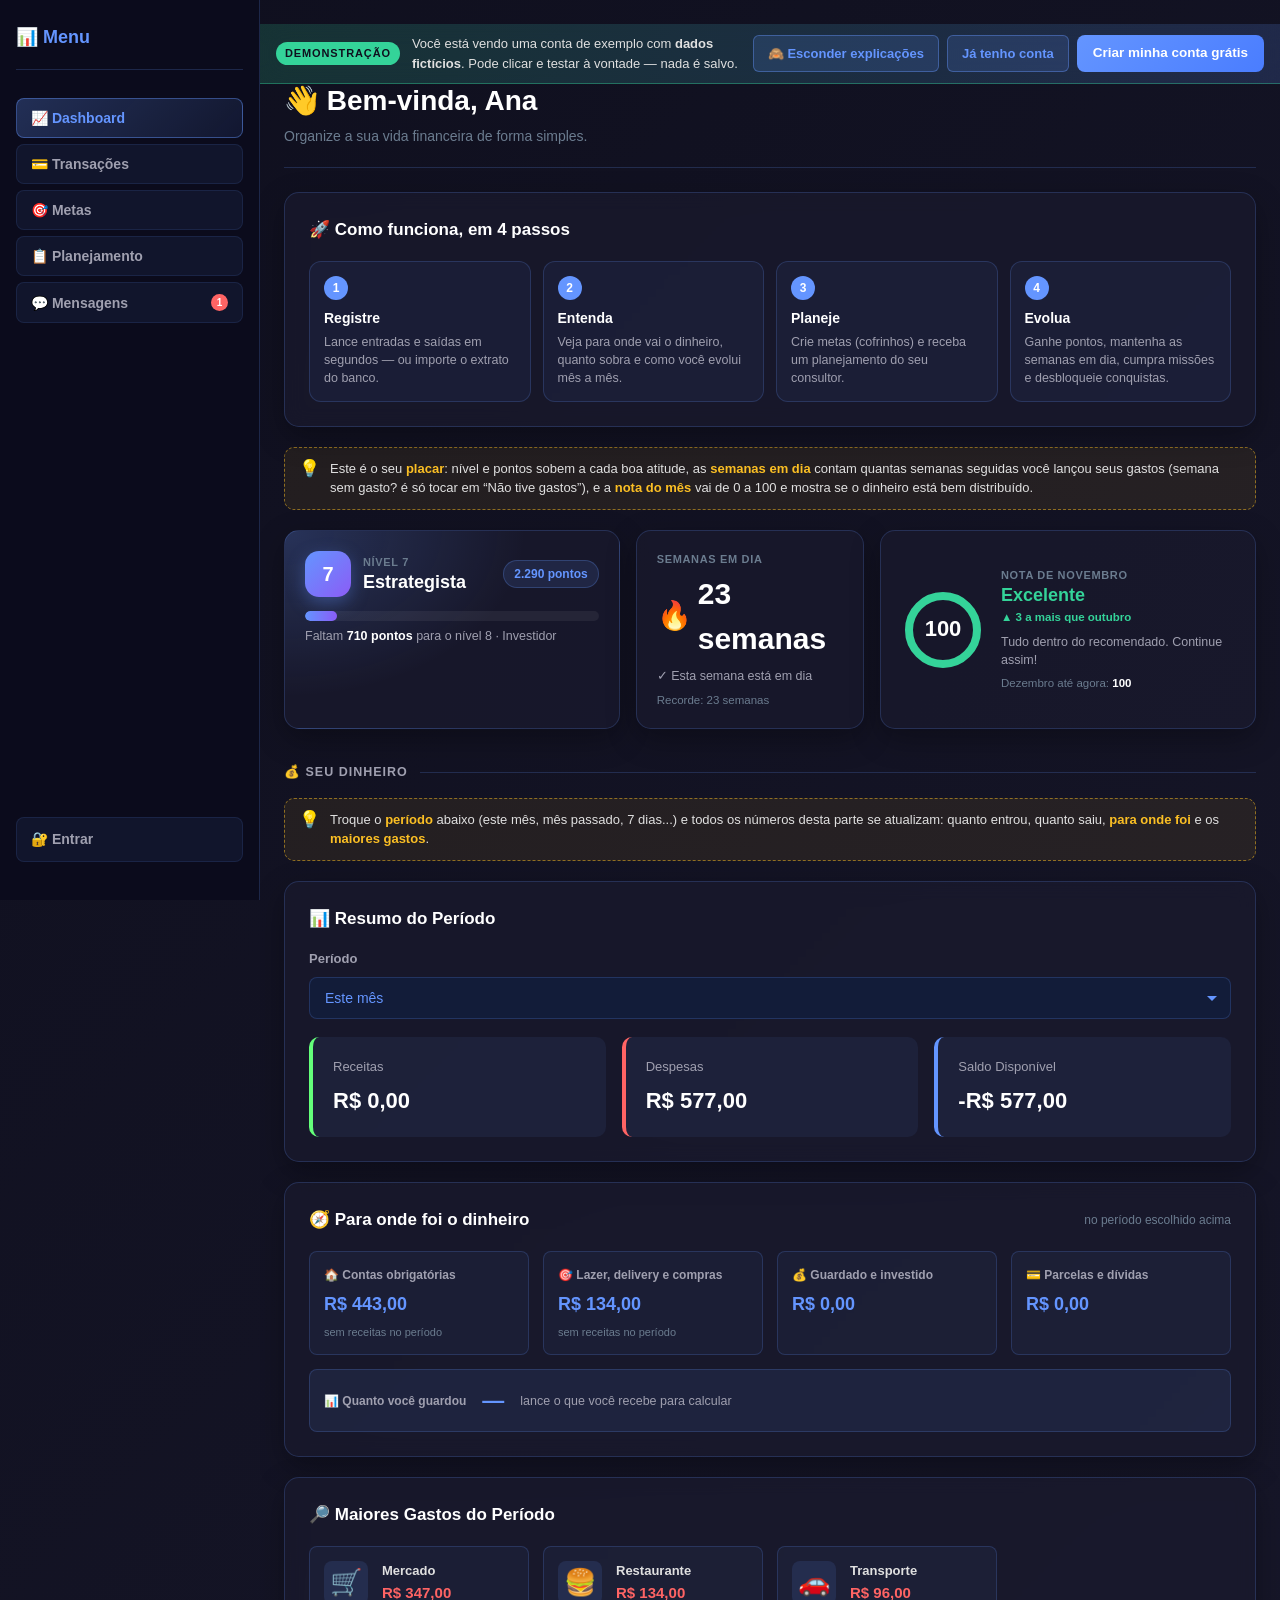
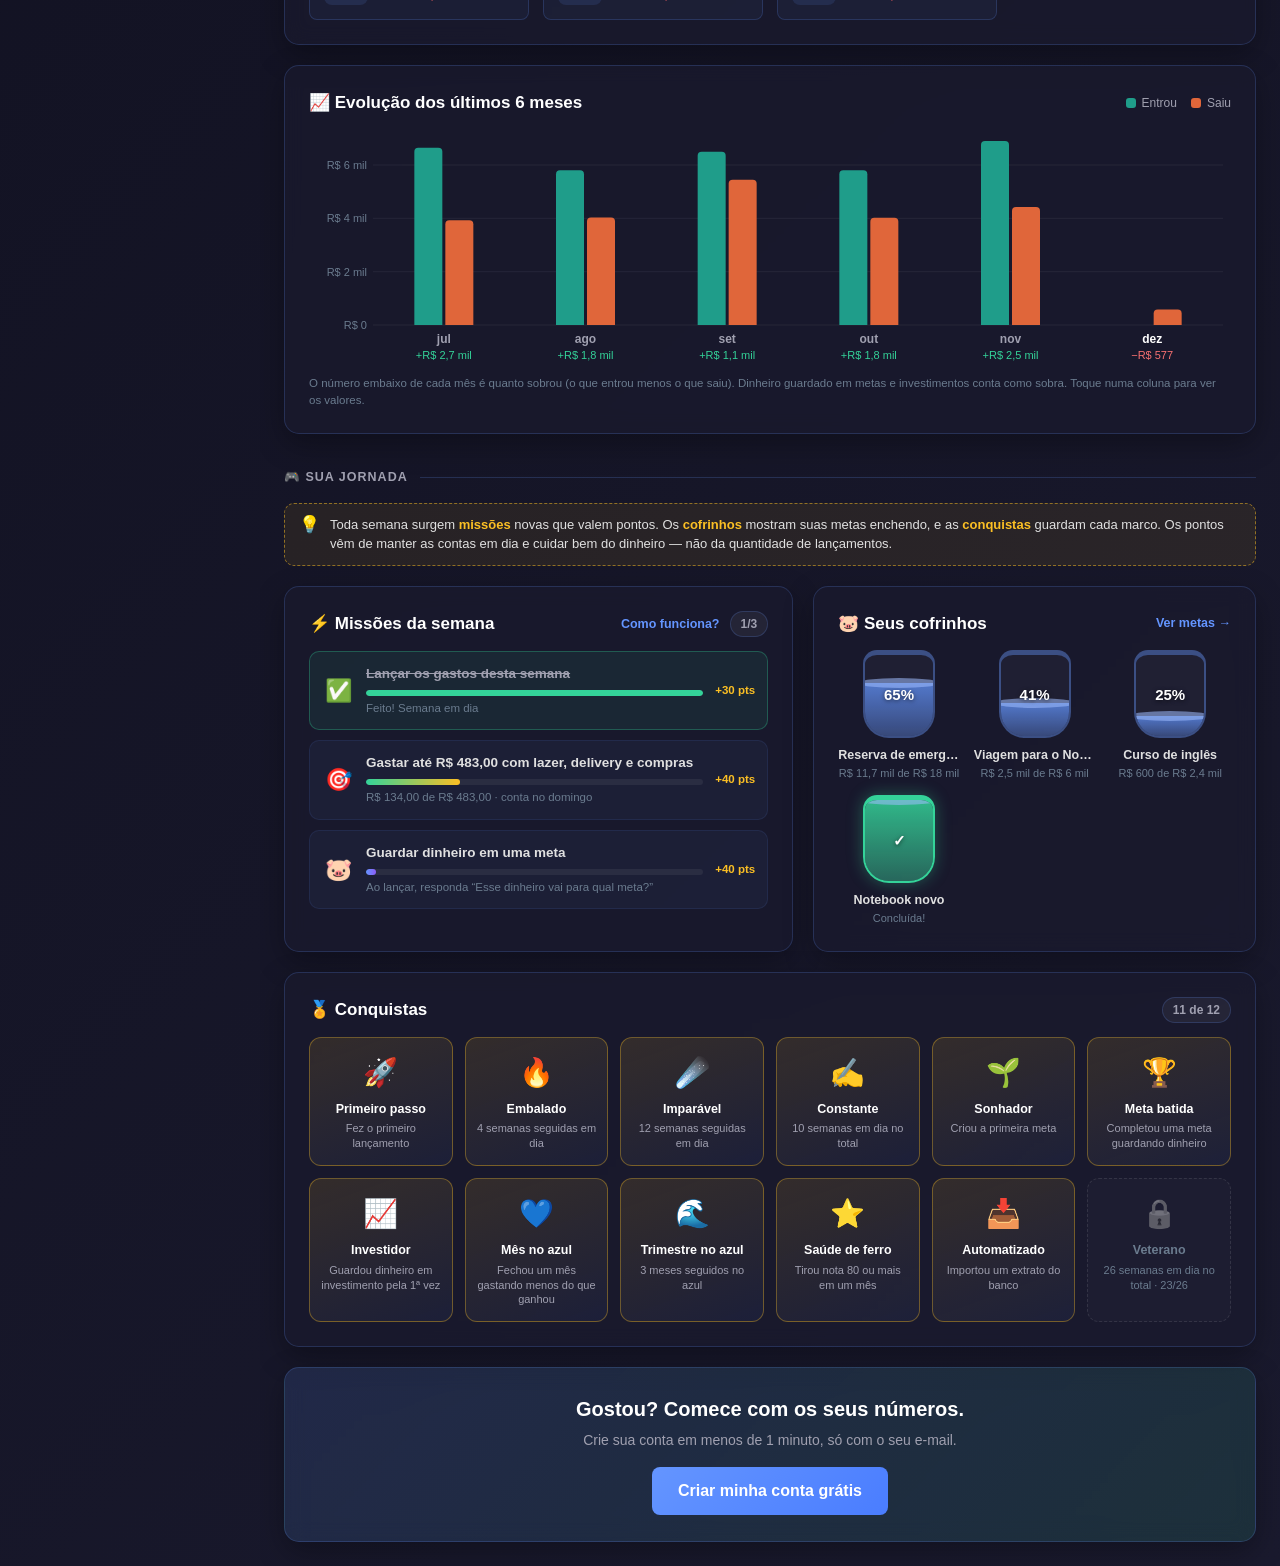
<file: demo.html>
<!DOCTYPE html>
<html lang="pt-BR">
<head>
    <meta charset="UTF-8">
    <meta name="viewport" content="width=device-width, initial-scale=1.0, viewport-fit=cover">
    <title>Demonstração · Gestor Financeiro</title>
    <link rel="icon" type="image/png" href="logo.png">
    <link rel="stylesheet" href="style.css">
    <!--
      DEMONSTRAÇÃO — página 100% independente do banco.
      Não carrega supabase-js nem nenhum módulo que acessa dados reais.
      Todos os números vêm de lançamentos FICTÍCIOS gerados abaixo
      (gerarDadosDemo) e são calculados com as mesmas regras do painel
      real (dashboard.js + gamificacao.js). Tudo o que a pessoa fizer
      aqui fica só na memória desta aba.
    -->
    <style>
        body { visibility: visible; }

        /* Faixa fixa do modo demonstração */
        .demo-faixa {
            position: sticky; top: 0; z-index: 1500;
            display: flex; align-items: center; gap: 12px; flex-wrap: wrap;
            padding: 10px 16px; margin: -24px -24px 20px;
            background: linear-gradient(90deg, rgba(52, 211, 153, 0.18), rgba(100, 150, 255, 0.18));
            border-bottom: 1px solid rgba(52, 211, 153, 0.4);
            backdrop-filter: blur(12px);
        }
        .demo-faixa__selo {
            font-size: 11px; font-weight: 800; letter-spacing: .08em; text-transform: uppercase;
            color: #0f0f1e; background: var(--gami-bom); padding: 3px 9px; border-radius: 999px;
        }
        .demo-faixa__texto { flex: 1; min-width: 180px; color: var(--text-primary); font-size: 13px; }
        .demo-faixa__acoes { display: flex; gap: 8px; flex-wrap: wrap; }
        .demo-faixa .btn--primary { width: auto; padding: 8px 16px; font-size: 13.5px; text-decoration: none; display: inline-block; }
        .demo-faixa .btn--secondary { padding: 8px 14px; font-size: 13px; text-decoration: none; display: inline-block; }

        /* Explicações ("o que é isso?") */
        .demo-dica {
            display: flex; gap: 10px; align-items: flex-start;
            padding: 11px 14px; border-radius: 10px;
            background: rgba(251, 191, 36, 0.08);
            border: 1px dashed rgba(251, 191, 36, 0.5);
            color: var(--text-primary); font-size: 13px; line-height: 1.5;
        }
        .demo-dica b { color: #fbbf24; }
        .demo-dica__icone { font-size: 17px; line-height: 1.2; }
        body.sem-dicas .demo-dica { display: none; }

        /* Boas-vindas / passo a passo */
        .demo-intro {
            display: grid; grid-template-columns: repeat(4, minmax(0, 1fr)); gap: 12px;
        }
        .demo-intro__passo {
            padding: 14px; border-radius: 12px;
            background: rgba(100, 150, 255, 0.06); border: 1px solid var(--border);
        }
        .demo-intro__num {
            display: inline-flex; width: 24px; height: 24px; border-radius: 50%;
            align-items: center; justify-content: center; font-size: 12px; font-weight: 800;
            background: var(--accent); color: #fff; margin-bottom: 8px;
        }
        .demo-intro__passo strong { display: block; color: #fff; font-size: 14px; margin-bottom: 4px; }
        .demo-intro__passo p { color: var(--text-mid); font-size: 12.5px; line-height: 1.45; margin: 0; }
        @media (max-width: 900px) { .demo-intro { grid-template-columns: repeat(2, minmax(0, 1fr)); } }
        @media (max-width: 480px) { .demo-intro { grid-template-columns: 1fr; } }

        /* Formulário rápido de teste */
        .demo-form { display: grid; grid-template-columns: 2fr 1fr 1fr 1.4fr auto; gap: 10px; align-items: end; }
        .demo-form .form-group { margin: 0; }
        .demo-form .btn--primary { width: auto; padding: 11px 18px; font-size: 14px; }
        @media (max-width: 900px) { .demo-form { grid-template-columns: 1fr 1fr; } .demo-form .btn--primary { grid-column: 1 / -1; } }

        .demo-lista-filtro { display: flex; gap: 8px; flex-wrap: wrap; margin-bottom: 14px; }
        .demo-chip {
            padding: 6px 12px; border-radius: 999px; font-size: 12.5px; font-weight: 600;
            background: rgba(100, 150, 255, 0.08); border: 1px solid var(--border);
            color: var(--text-mid); cursor: pointer; font-family: inherit;
        }
        .demo-chip.ativo { background: rgba(100, 150, 255, 0.25); color: #fff; border-color: rgba(100, 150, 255, 0.55); }

        .demo-plano h4 { color: #fff; margin: 16px 0 6px; font-size: 14.5px; }
        .demo-plano ul { margin: 0 0 0 18px; color: var(--text-mid); line-height: 1.7; }
        .demo-plano__cab { display: flex; justify-content: space-between; gap: 10px; flex-wrap: wrap; align-items: baseline; }
        .demo-plano__data { color: var(--text-muted); font-size: 12px; }

        .demo-fim {
            text-align: center; padding: 26px 18px;
            background: linear-gradient(135deg, rgba(100, 150, 255, 0.14), rgba(52, 211, 153, 0.12));
        }
        .demo-fim h3 { color: #fff; font-size: 20px; margin-bottom: 6px; }
        .demo-fim p { color: var(--text-mid); margin-bottom: 16px; }
        .demo-fim .btn--primary { width: auto; padding: 12px 26px; text-decoration: none; display: inline-block; }

        .transaction-actions { display: none; }
        @media (max-width: 768px) {
            .demo-faixa { position: static; margin: -16px -14px 16px; padding: 10px 12px; }
            .demo-faixa__texto { font-size: 12.5px; }
            #btnAlternarDicas, .demo-faixa a[href="index.html"] { display: none; }
        }
    </style>
</head>
<body>

<div class="app-container">
    <div id="clientScreen" class="screen layout-wrapper active">
        <aside class="sidebar">
            <div class="sidebar__header">
                <h2>📊 Menu</h2>
            </div>
            <nav class="sidebar__nav">
                <button class="sidebar__nav-item active" data-secao="cli-dashboard">📈 Dashboard</button>
                <button class="sidebar__nav-item" data-secao="cli-transactions">💳 Transações</button>
                <button class="sidebar__nav-item" data-secao="cli-goals">🎯 Metas</button>
                <button class="sidebar__nav-item" data-secao="cli-planning">📋 Planejamento</button>
                <button class="sidebar__nav-item sidebar__nav-item--mensagens" data-secao="cli-mensagens">
                    💬 Mensagens
                    <span id="mensagensBadge" class="mensagens-badge">1</span>
                </button>
                <a class="sidebar__nav-item sidebar__nav-item--profile" href="index.html" style="text-decoration:none;">🔐 Entrar</a>
            </nav>
        </aside>

        <main class="main-content">
            <div class="demo-faixa" role="note">
                <span class="demo-faixa__selo">Demonstração</span>
                <span class="demo-faixa__texto">Você está vendo uma conta de exemplo com <b>dados fictícios</b>. Pode clicar e testar à vontade — nada é salvo.</span>
                <span class="demo-faixa__acoes">
                    <button type="button" class="btn btn--secondary" id="btnAlternarDicas">🙈 Esconder explicações</button>
                    <a class="btn btn--secondary" href="index.html">Já tenho conta</a>
                    <a class="btn btn--primary" href="index.html#criar-conta">Criar minha conta grátis</a>
                </span>
            </div>

            <header class="client-header">
                <h1>👋 Bem-vinda, <span id="clientNameDisplay">Ana</span></h1>
                <p>Organize a sua vida financeira de forma simples.</p>
            </header>

            <!-- DASHBOARD CLIENTE -->
            <section id="cli-dashboard" class="view-section active">

                <div class="card">
                    <h3>🚀 Como funciona, em 4 passos</h3>
                    <div class="demo-intro" style="margin-top:12px;">
                        <div class="demo-intro__passo"><span class="demo-intro__num">1</span><strong>Registre</strong><p>Lance entradas e saídas em segundos — ou importe o extrato do banco.</p></div>
                        <div class="demo-intro__passo"><span class="demo-intro__num">2</span><strong>Entenda</strong><p>Veja para onde vai o dinheiro, quanto sobra e como você evolui mês a mês.</p></div>
                        <div class="demo-intro__passo"><span class="demo-intro__num">3</span><strong>Planeje</strong><p>Crie metas (cofrinhos) e receba um planejamento do seu consultor.</p></div>
                        <div class="demo-intro__passo"><span class="demo-intro__num">4</span><strong>Evolua</strong><p>Ganhe pontos, mantenha as semanas em dia, cumpra missões e desbloqueie conquistas.</p></div>
                    </div>
                </div>

                <div class="demo-dica"><span class="demo-dica__icone">💡</span><span>Este é o seu <b>placar</b>: nível e pontos sobem a cada boa atitude, as <b>semanas em dia</b> contam quantas semanas seguidas você lançou seus gastos (semana sem gasto? é só tocar em “Não tive gastos”), e a <b>nota do mês</b> vai de 0 a 100 e mostra se o dinheiro está bem distribuído.</span></div>

                <!-- GAMIFICAÇÃO — nível/XP, sequência e saúde do mês.
                     Preenchido por GamificacaoModule (gamificacao.js). -->
                <div id="gamiHero" class="gami-hero" aria-live="polite"></div>

                <!-- ORDEM DO PAINEL (organizada por pergunta):
                     1) "Como estou?"  → nível, sequência e saúde (acima)
                     2) "Meu dinheiro" → resumo, para onde foi, maiores
                        gastos (seguem o filtro de período) e evolução
                     3) "Minha jornada" → missões, cofrinhos, conquistas -->
                <div class="painel-grupo"><span>💰 Seu dinheiro</span></div>

                <div class="demo-dica"><span class="demo-dica__icone">💡</span><span>Troque o <b>período</b> abaixo (este mês, mês passado, 7 dias...) e todos os números desta parte se atualizam: quanto entrou, quanto saiu, <b>para onde foi</b> e os <b>maiores gastos</b>.</span></div>


                <div class="card">
                    <div class="card__header-row">
                        <h3>📊 Resumo do Período</h3>
                    </div>

                    <!-- Filtro de período do Dashboard — mesma lógica do
                         Histórico (Todos/Hoje/7 dias/Este mês/Mês
                         passado/Personalizado). Ver app.js:
                         initDashboardFilters()/getFiltroDashboardAtual(). -->
                    <div class="history-filters dashboard-filters">
                        <div class="form-group">
                            <label>Período</label>
                            <select id="dashPeriodoRapido">
                                <option value="todos">Todos os lançamentos</option>
                                <option value="hoje">Hoje</option>
                                <option value="7dias">Últimos 7 dias</option>
                                <option value="mes" selected>Este mês</option>
                                <option value="mes_passado">Mês passado</option>
                                <option value="personalizado">Personalizado</option>
                            </select>
                        </div>
                        <div class="history-filters__custom-range hidden" id="dashPeriodoPersonalizadoRow">
                            <div class="form-group">
                                <label>De</label>
                                <input type="date" id="dashDataInicio">
                            </div>
                            <div class="form-group">
                                <label>Até</label>
                                <input type="date" id="dashDataFim">
                            </div>
                        </div>
                    </div>

                    <div class="resume-grid">
                        <div class="resume-item receita">
                            <span class="label">Receitas</span>
                            <span class="value" id="totalReceitas">R$ 0,00</span>
                        </div>
                        <div class="resume-item despesa">
                            <span class="label">Despesas</span>
                            <span class="value" id="totalDespesas">R$ 0,00</span>
                        </div>
                        <div class="resume-item saldo">
                            <span class="label">Saldo Disponível</span>
                            <span class="value" id="saldo">R$ 0,00</span>
                            <span class="bi-detail" id="saldoAlocadoDetalhe"></span>
                        </div>
                    </div>
                </div>

                <div class="card">
                    <div class="card__header-row">
                        <h3>🧭 Para onde foi o dinheiro</h3>
                        <span class="card__hint">no período escolhido acima</span>
                    </div>
                    <div class="bi-grid">
                        <div class="bi-item">
                            <span class="bi-label">🏠 Contas obrigatórias</span>
                            <span class="bi-value" id="biSurvivalCost">R$ 0,00</span>
                            <span class="bi-detail" id="biSurvivalPct"></span>
                        </div>
                        <div class="bi-item">
                            <span class="bi-label">🎯 Lazer, delivery e compras</span>
                            <span class="bi-value" id="biLifestyleCost">R$ 0,00</span>
                            <span class="bi-detail" id="biLifestylePct"></span>
                        </div>
                        <div class="bi-item">
                            <span class="bi-label">💰 Guardado e investido</span>
                            <span class="bi-value" id="biInvestments">R$ 0,00</span>
                            <span class="bi-detail" id="biInvestmentsPct"></span>
                        </div>
                        <div class="bi-item">
                            <span class="bi-label">💳 Parcelas e dívidas</span>
                            <span class="bi-value" id="biDebt">R$ 0,00</span>
                            <span class="bi-detail" id="biDebtPct"></span>
                        </div>
                        <div class="bi-item bi-item--destaque">
                            <span class="bi-label">📊 Quanto você guardou</span>
                            <span class="bi-value" id="biSavingsRate">—</span>
                            <span class="bi-detail" id="biSavingsRateDetail"></span>
                        </div>
                    </div>
                </div>

                <!-- Maiores Gastos do Período — cartões com ícone por
                     categoria, ver DashboardModule (dashboard.js). -->
                <div class="card">
                    <h3>🔎 Maiores Gastos do Período</h3>
                    <div id="dashTopGastosGrid" class="gasto-icon-grid">
                        <p class="empty-state">Carregando...</p>
                    </div>
                </div>

                <!-- Evolução de receitas x despesas nos últimos 6 meses -->
                <div class="card" id="gamiEvolucao"></div>

                <div class="painel-grupo"><span>🎮 Sua jornada</span></div>

                <div class="demo-dica"><span class="demo-dica__icone">💡</span><span>Toda semana surgem <b>missões</b> novas que valem pontos. Os <b>cofrinhos</b> mostram suas metas enchendo, e as <b>conquistas</b> guardam cada marco. Os pontos vêm de manter as contas em dia e cuidar bem do dinheiro — não da quantidade de lançamentos.</span></div>


                <!-- Missões da semana + cofrinhos (metas) lado a lado -->
                <div class="gami-duplo">
                    <div class="card" id="gamiMissoes"></div>
                    <div class="card" id="gamiCofrinhos"></div>
                </div>

                <!-- Conquistas desbloqueáveis (gamificacao.js) -->
                <div class="card" id="gamiConquistas"></div>
            </section>

            <!-- TRANSAÇÕES -->
            <section id="cli-transactions" class="view-section">
                <div class="demo-dica"><span class="demo-dica__icone">💡</span><span>Aqui você registra <b>cada entrada e saída</b> — leva poucos segundos. Também dá para <b>importar o extrato do banco</b> (OFX/CSV) e o sistema categoriza sozinho. Manter cada semana em dia — lançando, importando o extrato ou tocando em “Não tive gastos” — vale pontos e mantém a sua sequência.</span></div>
                <div class="card">
                    <h3>➕ Experimente: registre um gasto</h3>
                    <form class="demo-form" id="demoForm">
                        <div class="form-group">
                            <label>Descrição</label>
                            <input type="text" id="demoDesc" placeholder="Ex: Almoço" maxlength="60">
                        </div>
                        <div class="form-group">
                            <label>Valor (R$)</label>
                            <input type="number" id="demoValor" min="0.01" step="0.01" placeholder="35,00" required>
                        </div>
                        <div class="form-group">
                            <label>Tipo</label>
                            <select id="demoTipo">
                                <option value="despesa">Despesa</option>
                                <option value="receita">Receita</option>
                            </select>
                        </div>
                        <div class="form-group">
                            <label>Categoria</label>
                            <select id="demoCategoria"></select>
                        </div>
                        <button type="submit" class="btn btn--primary">Registrar</button>
                    </form>
                </div>
                <div class="card">
                    <h3>📜 Histórico</h3>
                    <div class="demo-lista-filtro" id="demoFiltroLista">
                        <button type="button" class="demo-chip ativo" data-f="todos">Todos</button>
                        <button type="button" class="demo-chip" data-f="receita">Receitas</button>
                        <button type="button" class="demo-chip" data-f="despesa">Despesas</button>
                    </div>
                    <div id="demoListaTransacoes"></div>
                </div>
            </section>

            <!-- METAS -->
            <section id="cli-goals" class="view-section">
                <div class="demo-dica"><span class="demo-dica__icone">💡</span><span>Metas são os seus <b>cofrinhos</b>: reserva de emergência, viagem, um curso... Quando você lança um dinheiro guardado e escolhe a meta, o cofrinho enche sozinho — e você ganha pontos e conquistas.</span></div>
                <div class="card">
                    <h3>🎯 Minhas Metas</h3>
                    <div id="clientMetasList" class="metas-grid"></div>
                </div>
            </section>

            <!-- PLANEJAMENTO -->
            <section id="cli-planning" class="view-section">
                <div class="demo-dica"><span class="demo-dica__icone">💡</span><span>Com base nos seus números, o <b>consultor monta um planejamento personalizado</b> para você. É só pedir por aqui.</span></div>
                <div class="card demo-plano">
                    <div class="demo-plano__cab">
                        <h3>📊 Plano de ação — reorganizando o orçamento</h3>
                        <span class="demo-plano__data" id="demoPlanoData"></span>
                    </div>
                    <p style="color:var(--text-mid); margin-top:8px;">Ana, você fechou 4 dos últimos 5 meses no azul — ótimo sinal. O próximo passo é proteger esse resultado e acelerar a reserva de emergência.</p>
                    <h4>✅ O que manter</h4>
                    <ul>
                        <li>Aporte fixo de R$ 600 na reserva logo que o salário cair.</li>
                        <li>Manter as semanas em dia — sua sequência está ótima.</li>
                    </ul>
                    <h4>🔧 O que ajustar</h4>
                    <ul>
                        <li>Delivery e restaurantes somaram ~12% da renda: teto sugerido de R$ 450/mês.</li>
                        <li>Revisar assinaturas: há 3 serviços de streaming ativos.</li>
                        <li>Renegociar o plano de celular (economia estimada de R$ 40/mês).</li>
                    </ul>
                    <h4>🎯 Próximos 90 dias</h4>
                    <ul>
                        <li>Chegar a 75% da reserva de emergência.</li>
                        <li>Guardar R$ 350/mês para a viagem ao Nordeste.</li>
                    </ul>
                </div>
                <button type="button" class="btn btn--secondary" style="align-self:flex-start;" onclick="demoAviso('Na sua conta, este botão envia um pedido de planejamento ao consultor.')">📩 Solicitar novo planejamento</button>
            </section>

            <!-- MENSAGENS -->
            <section id="cli-mensagens" class="view-section">
                <div class="demo-dica"><span class="demo-dica__icone">💡</span><span>Dúvida sobre um lançamento ou uma categoria? Fale <b>direto com o seu consultor</b> por aqui. Teste enviando uma mensagem.</span></div>
                <div class="card mensagens-card">
                    <h3>💬 Fale com o seu consultor</h3>
                    <div id="mensagensLista" class="mensagens-lista"></div>
                    <form class="mensagens-form" id="demoFormMensagem">
                        <textarea id="mensagemTexto" rows="3" placeholder="Escreva sua mensagem..." maxlength="500"></textarea>
                        <button type="submit" class="btn btn--primary">Enviar</button>
                    </form>
                    <p class="mensagens-form__dica">Enter envia · Shift+Enter quebra a linha</p>
                </div>
            </section>

            <div class="card demo-fim" style="margin-top:20px;">
                <h3>Gostou? Comece com os seus números.</h3>
                <p>Crie sua conta em menos de 1 minuto, só com o seu e-mail.</p>
                <a class="btn btn--primary" href="index.html#criar-conta">Criar minha conta grátis</a>
            </div>
        </main>
    </div>
</div>

<script>
// ─── Utilitários mínimos esperados pelo gamificacao.js ───
var UIModule = {
    formatCurrency: (v) => (parseFloat(v) || 0).toLocaleString('pt-BR', { style: 'currency', currency: 'BRL' }),
    setText: (id, t) => { const e = document.getElementById(id); if (e) e.textContent = t; }
};
function escaparHtml(t) {
    return t == null ? '' : String(t).replaceAll('&', '&amp;').replaceAll('<', '&lt;').replaceAll('>', '&gt;').replaceAll('"', '&quot;');
}
function navegarParaSecaoCliente(id) { mostrarSecao(id); }
</script>
<script src="som.js"></script>
<script src="tour.js"></script>
<script src="gamificacao.js"></script>
<script>
(() => {
    const R = UIModule.formatCurrency;
    const hoje = new Date();
    const iso = (d) => d.getFullYear() + '-' + String(d.getMonth() + 1).padStart(2, '0') + '-' + String(d.getDate()).padStart(2, '0');
    // created_at no banco é UTC sem fuso — o gamificacao.js espera esse formato.
    const criadoEm = (d, hora = 12) => new Date(d.getFullYear(), d.getMonth(), d.getDate(), hora, 10).toISOString().replace('Z', '');

    const CATEGORIAS = [
        { nome: 'Salário', grupo: 'renda', tipo: 'receita' },
        { nome: 'Freelance', grupo: 'renda', tipo: 'receita' },
        { nome: 'Aluguel', grupo: 'essencial', tipo: 'despesa' },
        { nome: 'Mercado', grupo: 'essencial', tipo: 'despesa' },
        { nome: 'Energia', grupo: 'essencial', tipo: 'despesa' },
        { nome: 'Internet', grupo: 'essencial', tipo: 'despesa' },
        { nome: 'Transporte', grupo: 'essencial', tipo: 'despesa' },
        { nome: 'Farmácia', grupo: 'essencial', tipo: 'despesa' },
        { nome: 'Restaurante', grupo: 'estilo_de_vida', tipo: 'despesa' },
        { nome: 'Delivery', grupo: 'estilo_de_vida', tipo: 'despesa' },
        { nome: 'Streaming', grupo: 'estilo_de_vida', tipo: 'despesa' },
        { nome: 'Academia', grupo: 'estilo_de_vida', tipo: 'despesa' },
        { nome: 'Roupas', grupo: 'estilo_de_vida', tipo: 'despesa' },
        { nome: 'Cinema e shows', grupo: 'estilo_de_vida', tipo: 'despesa' },
        { nome: 'Reserva de Emergência', grupo: 'investimento', tipo: 'despesa' },
        { nome: 'Aporte em Investimentos', grupo: 'investimento', tipo: 'despesa' },
        { nome: 'Parcela do celular', grupo: 'divida', tipo: 'despesa' },
    ];
    const cat = (nome) => CATEGORIAS.find(c => c.nome === nome);

    const METAS = [
        { id: 'm1', nome: 'Reserva de emergência', valor_necessario: 18000, valor_economizado: 11700 },
        { id: 'm2', nome: 'Viagem para o Nordeste', valor_necessario: 6000, valor_economizado: 2450 },
        { id: 'm3', nome: 'Notebook novo', valor_necessario: 4500, valor_economizado: 4500 },
        { id: 'm4', nome: 'Curso de inglês', valor_necessario: 2400, valor_economizado: 600 },
    ];

    // ─── Dados fictícios: 6 meses + mês atual até hoje ───
    let seq = 0;
    const transacoes = [];
    function add(d, nomeCat, valor, descricao = '', extra = {}) {
        if (d > hoje) return;
        const c = cat(nomeCat);
        transacoes.push({
            id: 'd' + (++seq), tipo: c.tipo, valor: Math.round(valor * 100) / 100,
            descricao, data_competencia: iso(d), created_at: criadoEm(d, 9 + (seq % 11)),
            categorias: { nome: c.nome, grupo: c.grupo }, origem: extra.origem || 'manual', meta_id: extra.meta_id || null
        });
    }
    // Pequena variação determinística (sempre os mesmos números)
    const vari = (i, base, amp) => base + ((i * 37) % 11 - 5) / 5 * amp;

    for (let m = 5; m >= 0; m--) {
        const ano = hoje.getFullYear(), mes = hoje.getMonth() - m;
        const dia = (n) => new Date(ano, mes, n);
        const i = 6 - m;
        add(dia(5), 'Salário', 5800, 'Empresa Exemplo');
        if (m % 2 === 1) add(dia(18), 'Freelance', vari(i, 900, 250), 'Projeto de design');
        add(dia(6), 'Aluguel', 1650);
        add(dia(10), 'Energia', vari(i, 185, 30));
        add(dia(10), 'Internet', 119.9);
        add(dia(6), 'Reserva de Emergência', 600, 'Guardado do mês', { meta_id: 'm1' });
        if (m <= 3) add(dia(20), 'Aporte em Investimentos', 350, 'Viagem', { meta_id: 'm2' });
        if (m >= 3) add(dia(22), 'Aporte em Investimentos', 1500, 'Notebook', { meta_id: 'm3' });
        add(dia(15), 'Parcela do celular', 189.9, '8/12');
        add(dia(7), 'Streaming', 55.9, 'Netflix + Spotify');
        add(dia(8), 'Academia', 99.9);
        // Mercado semanal, transporte e lazer
        [3, 10, 17, 24].forEach((n, k) => add(dia(n), 'Mercado', vari(i + k, 260, 60), k % 2 ? 'Atacadão' : 'Pão de Açúcar'));
        [2, 9, 16, 23, 29].forEach((n, k) => add(dia(n), 'Transporte', vari(i + k, 48, 15), k % 2 ? 'Uber' : 'Combustível'));
        [4, 12, 19, 26].forEach((n, k) => add(dia(n), k % 2 ? 'Delivery' : 'Restaurante', vari(i + k, m === 3 ? 170 : 95, 30), k % 2 ? 'iFood' : 'Almoço de domingo'));
        if (m === 3) add(dia(14), 'Roupas', 780, 'Promoção'); // o mês "no vermelho" da história
        if (m === 3) add(dia(21), 'Cinema e shows', 420, 'Show');
        if (m % 3 === 0) add(dia(13), 'Farmácia', vari(i, 85, 20));
        if (m === 1) add(dia(27), 'Cinema e shows', 120, 'Cinema');
    }
    // Registros dos últimos dias → sequência ativa
    for (let k = 9; k >= 0; k--) {
        const d = new Date(hoje); d.setDate(d.getDate() - k);
        add(d, k % 3 ? 'Transporte' : 'Restaurante', 18 + (k * 7) % 25, k % 3 ? 'Ônibus/metrô' : 'Café');
    }
    // Um extrato importado (conquista "Automatizado")
    for (let k = 0; k < 3; k++) add(new Date(hoje.getFullYear(), hoje.getMonth(), 1 + k), 'Mercado', 32 + k * 9, 'Importado do extrato', { origem: 'importacao' });

    // ─── Resumo do período (mesmas regras do dashboard.js) ───
    function filtroPeriodo(valor) {
        const y = hoje.getFullYear(), mth = hoje.getMonth();
        if (valor === 'hoje') return { ini: iso(hoje), fim: iso(hoje) };
        if (valor === '7dias') { const d = new Date(hoje); d.setDate(d.getDate() - 6); return { ini: iso(d), fim: iso(hoje) }; }
        if (valor === 'mes') return { ini: iso(new Date(y, mth, 1)), fim: iso(new Date(y, mth + 1, 0)) };
        if (valor === 'mes_passado') return { ini: iso(new Date(y, mth - 1, 1)), fim: iso(new Date(y, mth, 0)) };
        return {};
    }
    function metricas(lista) {
        const m = { rec: 0, desp: 0, ess: 0, estilo: 0, inv: 0, div: 0 };
        lista.forEach(t => {
            const v = t.valor, g = t.categorias.grupo;
            if (g === 'transferencia') return;
            if (t.tipo === 'receita') { m.rec += v; return; }
            m.desp += v;
            if (g === 'essencial') m.ess += v; else if (g === 'investimento') m.inv += v;
            else if (g === 'divida') m.div += v; else m.estilo += v;
        });
        m.saldo = m.rec - m.desp;
        return m;
    }
    const ICONES = { 'Mercado': '🛒', 'Aluguel': '🏠', 'Energia': '💡', 'Internet': '📶', 'Transporte': '🚗', 'Farmácia': '💊',
        'Restaurante': '🍔', 'Delivery': '🍔', 'Streaming': '🎬', 'Academia': '💪', 'Roupas': '👕', 'Cinema e shows': '🎉',
        'Reserva de Emergência': '💰', 'Aporte em Investimentos': '💰', 'Parcela do celular': '💳' };

    function renderResumo() {
        const f = filtroPeriodo(document.getElementById('dashPeriodoRapido').value);
        const lista = transacoes.filter(t => (!f.ini || t.data_competencia >= f.ini) && (!f.fim || t.data_competencia <= f.fim));
        const m = metricas(lista);
        UIModule.setText('totalReceitas', R(m.rec));
        UIModule.setText('totalDespesas', R(m.desp));
        UIModule.setText('saldo', R(m.saldo));
        UIModule.setText('saldoAlocadoDetalhe', m.inv > 0 ? `já descontado ${R(m.inv)} em Metas/Investimentos` : '');
        UIModule.setText('biSurvivalCost', R(m.ess));
        UIModule.setText('biLifestyleCost', R(m.estilo));
        UIModule.setText('biInvestments', R(m.inv));
        UIModule.setText('biDebt', R(m.div));
        const pct = (v) => m.rec > 0 ? `${((v / m.rec) * 100).toFixed(0)}% da renda` : (v > 0 ? 'sem receitas no período' : '');
        UIModule.setText('biSurvivalPct', pct(m.ess));
        UIModule.setText('biLifestylePct', pct(m.estilo));
        UIModule.setText('biInvestmentsPct', pct(m.inv));
        UIModule.setText('biDebtPct', pct(m.div));
        const el = document.getElementById('biSavingsRate');
        el.classList.remove('bi-value--bom', 'bi-value--atencao', 'bi-value--ruim');
        if (m.rec <= 0) {
            el.textContent = '—';
            UIModule.setText('biSavingsRateDetail', 'lance o que você recebe para calcular');
        } else {
            const taxa = ((m.saldo + m.inv) / m.rec) * 100;
            el.textContent = `${taxa.toFixed(0)}%`;
            el.classList.add(taxa >= 20 ? 'bi-value--bom' : taxa >= 0 ? 'bi-value--atencao' : 'bi-value--ruim');
            UIModule.setText('biSavingsRateDetail', taxa >= 20 ? 'ótimo — você guardou 20% ou mais do que recebeu'
                : taxa >= 0 ? 'do que você recebeu · o recomendado é guardar 20%' : 'você gastou mais do que recebeu');
        }
        // Maiores gastos
        const porCat = {};
        lista.filter(t => t.tipo === 'despesa').forEach(t => { porCat[t.categorias.nome] = (porCat[t.categorias.nome] || 0) + t.valor; });
        const top = Object.entries(porCat).sort((a, b) => b[1] - a[1]).slice(0, 5);
        document.getElementById('dashTopGastosGrid').innerHTML = top.length ? top.map(([nome, v]) => `
            <div class="gasto-icon-card">
                <span class="gasto-icon-card__icone">${ICONES[nome] || '🧩'}</span>
                <div class="gasto-icon-card__corpo">
                    <span class="gasto-icon-card__nome">${escaparHtml(nome)}</span>
                    <span class="gasto-icon-card__valor">${R(v)}</span>
                    ${m.rec > 0 ? `<span class="gasto-icon-card__percentual">${((v / m.rec) * 100).toFixed(1)}% da renda</span>` : ''}
                </div>
            </div>`).join('') : '<p class="empty-state">Nenhuma despesa neste período.</p>';
    }

    // ─── Transações ───
    const GRUPO_LABEL = { essencial: 'Conta obrigatória', estilo_de_vida: 'Lazer e compras', investimento: 'Dinheiro guardado', divida: 'Parcela/dívida', renda: 'Dinheiro que entrou' };
    let filtroLista = 'todos';
    function renderTransacoes() {
        const lista = transacoes.slice()
            .filter(t => filtroLista === 'todos' || t.tipo === filtroLista)
            .sort((a, b) => b.data_competencia.localeCompare(a.data_competencia) || b.created_at.localeCompare(a.created_at))
            .slice(0, 30);
        document.getElementById('demoListaTransacoes').innerHTML = lista.map(t => `
            <div class="transaction-item ${t.tipo}">
                <div class="transaction-info">
                    <div class="transaction-description">${escaparHtml(t.categorias.nome)}${t.descricao ? ' · ' + escaparHtml(t.descricao) : ''}</div>
                    <div class="transaction-category">${GRUPO_LABEL[t.categorias.grupo] || ''}${t.origem === 'importacao' ? ' · 📥 importado' : ''}</div>
                    <div class="transaction-date">${new Date(t.data_competencia + 'T00:00:00').toLocaleDateString('pt-BR')}</div>
                </div>
                <div class="transaction-value-actions">
                    <div class="transaction-value ${t.tipo}">${t.tipo === 'receita' ? '+' : '−'} ${R(t.valor)}</div>
                </div>
            </div>`).join('');
    }
    function preencherCategorias() {
        const tipo = document.getElementById('demoTipo').value;
        const padrao = tipo === 'despesa' ? 'Restaurante' : 'Freelance';
        document.getElementById('demoCategoria').innerHTML = CATEGORIAS.filter(c => c.tipo === tipo)
            .map(c => `<option value="${escaparHtml(c.nome)}"${c.nome === padrao ? ' selected' : ''}>${escaparHtml(c.nome)}</option>`).join('');
    }

    // ─── Metas ───
    function renderMetas() {
        document.getElementById('clientMetasList').innerHTML = METAS.map(g => {
            const p = Math.min(100, (g.valor_economizado / g.valor_necessario) * 100);
            const cor = p >= 100 ? '#34d399' : p >= 50 ? '#6495ff' : '#fbbf24';
            return `
            <div class="meta-card">
                <div class="meta-header"><div><div class="meta-nome">${escaparHtml(g.nome)}${p >= 100 ? ' ✅' : ''}</div></div></div>
                <div class="meta-progress-bar"><div class="meta-progress-fill" style="width:${p}%; background:${cor};"></div></div>
                <div class="meta-info">
                    <div class="meta-info-item"><div class="meta-info-label">Economizado</div><div class="meta-info-value">${R(g.valor_economizado)}</div></div>
                    <div class="meta-info-item"><div class="meta-info-label">Necessário</div><div class="meta-info-value">${R(g.valor_necessario)}</div></div>
                    <div class="meta-info-item"><div class="meta-info-label">Progresso</div><div class="meta-info-value">${p.toFixed(1)}%</div></div>
                </div>
            </div>`;
        }).join('');
    }

    // ─── Mensagens ───
    const agoraMenos = (dias, h, min) => { const d = new Date(hoje); d.setDate(d.getDate() - dias); d.setHours(h, min, 0, 0); return d; };
    const mensagens = [
        { r: 'admin', t: 'Oi, Ana! Vi que você fechou o mês no azul de novo. Parabéns! 🎉', d: agoraMenos(3, 10, 12) },
        { r: 'cliente', t: 'Obrigada! Uma dúvida: a parcela do celular entra como dívida ou como essencial?', d: agoraMenos(3, 10, 40) },
        { r: 'admin', t: 'Como dívida/financiamento. Assim ela aparece separada e não distorce o seu custo de vida. Faltam só 4 parcelas!', d: agoraMenos(3, 11, 5) },
        { r: 'admin', t: 'Seu novo planejamento já está disponível na aba Planejamento. 😉', d: agoraMenos(0, 9, 30) },
    ];
    function renderMensagens() {
        let ultimoDia = '';
        document.getElementById('mensagensLista').innerHTML = mensagens.map(m => {
            const dia = m.d.toDateString() === hoje.toDateString() ? 'Hoje' : m.d.toLocaleDateString('pt-BR', { day: '2-digit', month: 'long' });
            const sep = dia !== ultimoDia ? `<div class="mensagem-dia">${dia}</div>` : '';
            ultimoDia = dia;
            const hora = m.d.toLocaleTimeString('pt-BR', { hour: '2-digit', minute: '2-digit' });
            return `${sep}<div class="mensagem-bolha mensagem-bolha--${m.r}">
                <p class="mensagem-bolha__texto">${escaparHtml(m.t)}</p>
                <span class="mensagem-bolha__hora">${m.r === 'admin' ? 'Consultor · ' : ''}${hora}${m.r === 'cliente' ? ' · ✓ Lida' : ''}</span>
            </div>`;
        }).join('');
        const lista = document.getElementById('mensagensLista');
        lista.scrollTop = lista.scrollHeight;
    }

    // ─── Navegação ───
    window.mostrarSecao = function (id) {
        document.querySelectorAll('.view-section').forEach(s => s.classList.toggle('active', s.id === id));
        document.querySelectorAll('.sidebar__nav-item[data-secao]').forEach(b => b.classList.toggle('active', b.dataset.secao === id));
        if (id === 'cli-mensagens') document.getElementById('mensagensBadge').classList.add('hidden');
        window.scrollTo({ top: 0, behavior: 'smooth' });
        document.querySelector('.main-content').scrollTop = 0;
        if (id === 'cli-dashboard') renderTudo(); // redesenha o gráfico com a largura certa
    };
    window.demoAviso = function (msg) {
        const d = document.createElement('div');
        d.className = 'message message--info';
        d.textContent = msg;
        d.style.cssText = 'position:fixed;top:20px;right:20px;max-width:min(420px,calc(100vw - 40px));padding:14px 18px;border-radius:8px;z-index:2147483000;background:rgba(26,26,46,0.97);border:1px solid rgba(100,150,255,0.35);color:#e0e0e0;font-size:14px;box-shadow:0 8px 24px rgba(0,0,0,.5);';
        document.body.appendChild(d);
        setTimeout(() => d.remove(), 4200);
    };

    function renderTudo() {
        renderResumo();
        GamificacaoModule.render(transacoes, METAS, 'demo');
    }

    document.querySelectorAll('.sidebar__nav-item[data-secao]').forEach(b => b.addEventListener('click', () => mostrarSecao(b.dataset.secao)));
    document.getElementById('dashPeriodoRapido').addEventListener('change', renderResumo);
    document.getElementById('demoTipo').addEventListener('change', preencherCategorias);
    document.getElementById('demoFiltroLista').addEventListener('click', (e) => {
        const b = e.target.closest('.demo-chip'); if (!b) return;
        filtroLista = b.dataset.f;
        document.querySelectorAll('#demoFiltroLista .demo-chip').forEach(x => x.classList.toggle('ativo', x === b));
        renderTransacoes();
    });
    document.getElementById('demoForm').addEventListener('submit', (e) => {
        e.preventDefault();
        const valor = parseFloat(document.getElementById('demoValor').value);
        if (!(valor > 0)) return;
        const agora = new Date();
        const c = cat(document.getElementById('demoCategoria').value);
        transacoes.push({
            id: 'd' + (++seq), tipo: c.tipo, valor, descricao: document.getElementById('demoDesc').value.trim(),
            data_competencia: iso(agora), created_at: agora.toISOString().replace('Z', ''),
            categorias: { nome: c.nome, grupo: c.grupo }, origem: 'manual', meta_id: null
        });
        e.target.reset(); preencherCategorias();
        renderTransacoes();
        renderTudo();
        demoAviso('✅ Lançamento registrado! Veja no Dashboard como o resumo e as missões mudaram.');
    });
    const campoMsg = document.getElementById('mensagemTexto');
    campoMsg.addEventListener('keydown', (e) => {
        if (e.key === 'Enter' && !e.shiftKey) { e.preventDefault(); document.getElementById('demoFormMensagem').requestSubmit(); }
    });
    document.getElementById('demoFormMensagem').addEventListener('submit', (e) => {
        e.preventDefault();
        const texto = campoMsg.value.trim(); if (!texto) return;
        mensagens.push({ r: 'cliente', t: texto, d: new Date() });
        campoMsg.value = '';
        renderMensagens();
        setTimeout(() => {
            mensagens.push({ r: 'admin', t: 'Esta é uma demonstração 🙂 Na sua conta, o seu consultor recebe um aviso e responde por aqui mesmo.', d: new Date() });
            renderMensagens();
        }, 1200);
    });
    document.getElementById('btnAlternarDicas').addEventListener('click', (e) => {
        const esconder = !document.body.classList.contains('sem-dicas');
        document.body.classList.toggle('sem-dicas', esconder);
        e.currentTarget.textContent = esconder ? '💡 Mostrar explicações' : '🙈 Esconder explicações';
    });

    // Zera o estado salvo da demo: a 1ª renderização não comemora nada
    // (é a "primeira visita"); lançamentos feitos aqui mostram +XP.
    try { localStorage.removeItem('mentorfin_gami_demo'); } catch (_) {}

    UIModule.setText('demoPlanoData', 'enviado em ' + agoraMenos(0, 9, 30).toLocaleDateString('pt-BR'));
    preencherCategorias();
    renderTransacoes();
    renderMetas();
    renderMensagens();
    renderTudo();
})();
</script>
</body>
</html>
</file>
<file: style.css>
/* ============================================================
   GESTOR FINANCEIRO PRO — style.css
   Versão limpa: sem duplicações, sem conflitos de media query.
   Desktop: sidebar fixa à esquerda (260px).
   Mobile (≤768px): sidebar vira bottom navbar (64px).

   ATUALIZAÇÃO — HISTÓRICO FILTRÁVEL + EDIÇÃO/EXCLUSÃO DE TRANSAÇÃO:
   Adicionadas .history-filters (barra de filtros de período acima do
   histórico) e .transaction-value-actions/.transaction-actions/
   .btn-transaction-edit/.btn-transaction-delete (botões ✏️/🗑️ por
   transação). Ver blocos correspondentes nos media queries também.

   ATUALIZAÇÃO — .categoria-sugestao-ia ganhou white-space: pre-line
   para suportar o aviso multi-linha de "já existe uma categoria
   parecida" (ver categoria-personalizada.js).

   ATUALIZAÇÃO — CAMPO DE MENSAGEM: o botão "Enviar" herdava
   `.btn--primary { width: 100% }` dentro de um flex e esmagava o
   textarea até sobrar só a barra de rolagem. Agora o botão tem
   largura automática e o textarea ocupa o resto da linha, com altura
   mínima de 3 linhas (cresce sozinho até ~6, ver app.js).

   ATUALIZAÇÃO — ROLAGEM: overscroll-behavior: contain nos elementos
   roláveis e página travada com modal aberto (logo abaixo do reset).
   ============================================================ */

/* ── Reset ─────────────────────────────────────────────────── */
*, *::before, *::after {
  margin: 0;
  padding: 0;
  box-sizing: border-box;
}

/* ── Rolagem presa no elemento ─────────────────────────────────
   Ao chegar no fim de uma lista rolável (modal, mensagens, seletor
   de categoria, tabela de importação, menu), a rolagem não "vaza"
   mais para a página de trás. */
.modal,
.modal__content,
.mensagens-lista,
.custom-select__panel,
.import-review__table-wrapper,
.sidebar,
textarea {
  overscroll-behavior: contain;
}

/* Com qualquer modal aberto, a página de trás fica parada. */
body:has(.modal:not(.hidden)) {
  overflow: hidden;
}

/* ── Variáveis ──────────────────────────────────────────────── */
:root {
  --bg-root:      #0f0f1e;
  --bg-surface:   #1a1a2e;
  --bg-card:      rgba(26, 26, 46, 0.8);
  --border:       rgba(100, 150, 255, 0.2);
  --accent:       #6495ff;
  --accent-2:     #4a7dff;
  --green:        #64ff7a;
  --red:          #ff6464;
  --cyan:         #64c8ff;
  --text-primary: #e0e0e0;
  --text-mid:     #a0a0b0;
  --text-muted:   #6b7c8f;
  --radius:       8px;
  --radius-lg:    15px;
  --transition:   0.3s ease;
  --sidebar-w:    260px;
  --navbar-h:     64px;
}

html {
  overflow-x: hidden;
  width: 100%;
}

body {
  font-family: 'Segoe UI', Tahoma, Geneva, Verdana, sans-serif;
  background: linear-gradient(135deg, var(--bg-root) 0%, var(--bg-surface) 100%);
  color: var(--text-primary);
  min-height: 100vh;
  font-size: 14px;
  line-height: 1.5;
  overflow-x: hidden;
  width: 100%;
  /* Anti-flicker: começa invisível; JS remove via body.app-ready */
  visibility: hidden;
}

/* Removido pelo UIModule.showScreen() após a tela correta ser definida */
body.app-ready {
  visibility: visible;
}

/* ══════════════════════════════════════════════════════════════
   SISTEMA DE TELAS (LOGIN / REGISTER / ONBOARDING)
   ══════════════════════════════════════════════════════════════ */

.app-container {
  width: 100%;
  min-height: 100vh;
}

.screen {
  display: none;
  width: 100%;
  min-height: 100vh;
}

.screen.active {
  display: flex;
}

/* CRÍTICO: garante que telas inativas nunca vençam o display:none,
   independentemente de outras classes (ex: .layout-wrapper).
   Também esconde o sidebar fixo que poderia "vazar" para cima do login. */
.screen:not(.active) {
  display: none !important;
}

.screen:not(.active) .sidebar {
  display: none !important;
}

.screen--centered {
  justify-content: center;
  align-items: center;
  padding: 20px;
}

/* ── Login box ─────────────────────────────────────────────── */
.login-box {
  background: rgba(26, 26, 46, 0.9);
  backdrop-filter: blur(10px);
  border: 1px solid rgba(100, 150, 255, 0.3);
  border-radius: 20px;
  padding: 50px 40px;
  width: 100%;
  max-width: 420px;
  box-shadow: 0 20px 60px rgba(0, 0, 0, 0.5);
}

.login-box__title {
  text-align: center;
  margin-bottom: 10px;
  font-size: 32px;
  color: #fff;
}

.login-box__subtitle {
  text-align: center;
  color: var(--text-muted);
  margin-bottom: 40px;
  font-size: 14px;
}

.login-box__toggle-text {
  text-align: center;
  margin-top: 20px;
  color: var(--text-muted);
  font-size: 14px;
}

.login-box__toggle-text a {
  color: var(--accent);
  text-decoration: none;
  font-weight: 600;
  cursor: pointer;
}

.login-box__toggle-text a:hover {
  text-decoration: underline;
}

/* Erro inline no login */
.login-error {
  margin-top: 14px;
  padding: 12px 16px;
  background: rgba(255, 80, 80, 0.12);
  border: 1px solid rgba(255, 80, 80, 0.4);
  border-radius: var(--radius);
  color: #ff6b6b;
  font-size: 13.5px;
  line-height: 1.5;
  text-align: center;
  animation: fadeIn 0.25s ease;
}

.login-error.hidden {
  display: none;
}

/* ══════════════════════════════════════════════════════════════
   FORMULÁRIOS
   ══════════════════════════════════════════════════════════════ */

.form-group {
  margin-bottom: 18px;
}

.form-row {
  display: grid;
  grid-template-columns: 1fr 1fr;
  gap: 15px;
  margin-bottom: 18px;
}

label {
  display: block;
  margin-bottom: 8px;
  color: var(--text-mid);
  font-size: 13px;
  font-weight: 600;
}

input,
select,
textarea {
  width: 100%;
  padding: 12px 15px;
  background: rgba(26, 26, 46, 0.85);
  border: 1px solid var(--border);
  border-radius: var(--radius);
  color: var(--text-primary);
  font-size: 14px;
  font-family: inherit;
  transition: all var(--transition);
}

select {
  appearance: none;
  cursor: pointer;
  background-image: url("data:image/svg+xml,%3Csvg xmlns='http://www.w3.org/2000/svg' width='12' height='12' viewBox='0 0 12 12'%3E%3Cpath fill='%236495ff' d='M6 9L1 4h10z'/%3E%3C/svg%3E");
  background-repeat: no-repeat;
  background-position: right 12px center;
  background-color: rgba(20, 30, 60, 0.95);
  color: var(--accent);
  padding-right: 35px;
}

select option {
  background: #1a1f3a;
  color: var(--accent);
}

input:focus,
select:focus,
textarea:focus {
  outline: none;
  border-color: rgba(100, 150, 255, 0.8);
  background: rgba(100, 150, 255, 0.08);
  box-shadow: 0 0 10px rgba(100, 150, 255, 0.18);
}

input::placeholder {
  color: var(--text-muted);
}

/* ══════════════════════════════════════════════════════════════
   BOTÕES
   ══════════════════════════════════════════════════════════════ */

.btn {
  border: none;
  cursor: pointer;
  font-weight: 700;
  transition: all var(--transition);
  font-family: inherit;
}

.btn--primary {
  width: 100%;
  padding: 13px;
  background: linear-gradient(135deg, var(--accent) 0%, var(--accent-2) 100%);
  color: #fff;
  border-radius: var(--radius);
  font-size: 16px;
}

.btn--primary:hover {
  transform: translateY(-2px);
  box-shadow: 0 10px 25px rgba(100, 150, 255, 0.4);
}

.btn--secondary {
  padding: 10px 20px;
  background: rgba(100, 150, 255, 0.15);
  color: var(--accent);
  border: 1px solid rgba(100, 150, 255, 0.4);
  border-radius: 6px;
  font-size: 14px;
  cursor: pointer;
  font-family: inherit;
}

.btn--secondary:hover {
  background: rgba(100, 150, 255, 0.25);
}

/* ── Dropdown de categoria — 100% nosso, sem depender do picker
   nativo do sistema operacional. ── */
.custom-select {
  position: relative;
}

.custom-select__trigger {
  width: 100%;
  display: flex;
  align-items: center;
  justify-content: space-between;
  gap: 10px;
  padding: 12px 15px;
  background: rgba(26, 26, 46, 0.85);
  border: 1px solid var(--border);
  border-radius: var(--radius);
  color: var(--text-primary);
  font-size: 14px;
  font-family: inherit;
  text-align: left;
  cursor: pointer;
  transition: border-color var(--transition), box-shadow var(--transition);
}

.custom-select__trigger:hover:not(:disabled) {
  border-color: rgba(100, 150, 255, 0.6);
}

.custom-select__trigger.open {
  border-color: rgba(100, 150, 255, 0.8);
  box-shadow: 0 0 10px rgba(100, 150, 255, 0.18);
}

.custom-select__trigger:disabled {
  cursor: default;
  opacity: 0.65;
}

.custom-select__trigger span:first-child {
  overflow: hidden;
  text-overflow: ellipsis;
  white-space: nowrap;
}

.custom-select__chevron {
  color: var(--accent);
  font-size: 12px;
  flex-shrink: 0;
  transition: transform var(--transition);
}

.custom-select__trigger.open .custom-select__chevron {
  transform: rotate(180deg);
}

.custom-select__panel {
  position: absolute;
  top: calc(100% + 6px);
  left: 0;
  right: 0;
  max-height: 280px;
  overflow-y: auto;
  background: #14152a;
  border: 1px solid rgba(100, 150, 255, 0.35);
  border-radius: var(--radius);
  box-shadow: 0 14px 36px rgba(0, 0, 0, 0.55);
  z-index: 10500;
  padding: 6px 0;
}

.custom-select__panel.hidden {
  display: none;
}

.custom-select__group-label {
  padding: 10px 15px 4px;
  font-size: 11px;
  font-weight: 700;
  text-transform: uppercase;
  letter-spacing: 0.05em;
  color: var(--text-muted);
}

.custom-select__option {
  display: block;
  width: 100%;
  background: none;
  border: none;
  padding: 10px 15px;
  color: var(--text-primary);
  font-size: 14px;
  font-family: inherit;
  text-align: left;
  cursor: pointer;
  transition: background var(--transition), color var(--transition);
}

.custom-select__option:hover,
.custom-select__option.selected {
  background: rgba(100, 150, 255, 0.15);
  color: var(--accent);
}

/* ── Link "+ Criar categoria personalizada" (form de transação) ── */
.btn-link-nova-categoria {
  display: inline-block;
  background: none;
  border: none;
  color: var(--accent);
  font-size: 12px;
  font-weight: 600;
  cursor: pointer;
  padding: 7px 0 0;
  font-family: inherit;
  text-align: left;
}

.btn-link-nova-categoria:hover {
  text-decoration: underline;
}

/* ── Painel de sugestão do classificador (modal Nova Categoria) ── */
.categoria-sugestao-ia {
  background: rgba(100, 150, 255, 0.08);
  border: 1px solid rgba(100, 150, 255, 0.25);
  border-radius: var(--radius);
  padding: 12px 14px;
  margin-top: 4px;
  font-size: 13px;
  color: var(--text-mid);
  line-height: 1.5;
  /* Preserva as quebras de linha do aviso de "categoria já existe"
     (ver categoria-personalizada.js), sem precisar de <br> manual. */
  white-space: pre-line;
}

.btn--logout {
  padding: 10px 20px;
  background: rgba(255, 100, 100, 0.15);
  color: var(--red);
  border: 1px solid rgba(255, 100, 100, 0.4);
  border-radius: 6px;
  font-size: 14px;
  cursor: pointer;
  font-family: inherit;
}

.btn--logout:hover {
  background: rgba(255, 100, 100, 0.28);
}

.btn-delete {
  padding: 6px 12px;
  background: rgba(255, 100, 100, 0.15);
  color: var(--red);
  border: 1px solid rgba(255, 100, 100, 0.4);
  border-radius: 5px;
  cursor: pointer;
  font-size: 12px;
  font-family: inherit;
}

.btn-copy {
  padding: 6px 12px;
  background: rgba(100, 200, 255, 0.15);
  color: var(--cyan);
  border: 1px solid rgba(100, 200, 255, 0.4);
  border-radius: 5px;
  cursor: pointer;
  font-size: 12px;
  font-family: inherit;
}

.btn-collapse {
  background: rgba(100, 150, 255, 0.12);
  border: 1px solid rgba(100, 150, 255, 0.25);
  color: var(--accent);
  padding: 12px 15px;
  border-radius: var(--radius);
  cursor: pointer;
  font-weight: 600;
  display: flex;
  justify-content: space-between;
  align-items: center;
  width: 100%;
  transition: all var(--transition);
  font-family: inherit;
}

.btn-collapse:hover {
  background: rgba(100, 150, 255, 0.22);
}

.collapse-icon {
  transition: transform var(--transition);
  font-size: 12px;
}

.collapse-content {
  margin-top: 14px;
  padding: 14px;
  background: rgba(100, 150, 255, 0.04);
  border-radius: var(--radius);
  border: 1px solid rgba(100, 150, 255, 0.12);
}

.collapse-content.hidden {
  display: none;
}

/* ══════════════════════════════════════════════════════════════
   MENSAGENS / ESTADOS
   ══════════════════════════════════════════════════════════════ */

.message {
  padding: 12px;
  border-radius: 6px;
  margin-top: 14px;
  font-size: 14px;
  font-weight: 500;
  border-left: 3px solid;
  display: none;
}

.message--error   { color: var(--red);   background: rgba(255,100,100,0.08); border-left-color: var(--red); }
.message--success { color: var(--green); background: rgba(100,255,122,0.08); border-left-color: var(--green); }
.message.show     { display: block; }

.empty-state {
  text-align: center;
  color: var(--text-muted);
  padding: 40px 20px;
  font-style: italic;
}

.hidden { display: none !important; }

/* ══════════════════════════════════════════════════════════════
   LAYOUT PÓS-LOGIN: SIDEBAR + MAIN
   ══════════════════════════════════════════════════════════════ */

.layout-wrapper {
  flex-direction: row;
  min-height: 100vh;
  width: 100%;
}

/* ── SIDEBAR — Desktop padrão ───────────────────────────────── */
.sidebar {
  width: var(--sidebar-w);
  min-width: var(--sidebar-w);
  height: 100vh;
  background: rgba(12, 12, 28, 0.97);
  backdrop-filter: blur(12px);
  border-right: 1px solid var(--border);
  display: flex;
  flex-direction: column;
  padding: 24px 16px;
  position: fixed;
  left: 0;
  top: 0;
  z-index: 1000;
  overflow-y: auto;
  overflow-x: hidden;
}

.sidebar__header {
  margin-bottom: 28px;
  padding-bottom: 18px;
  border-bottom: 1px solid var(--border);
}

.sidebar__header h2 {
  color: var(--accent);
  font-size: 18px;
  font-weight: 700;
}

.sidebar__nav {
  display: flex;
  flex-direction: column;
  gap: 6px;
  flex: 1;
  margin-bottom: 14px;
}

.sidebar__nav-item {
  width: 100%;
  background: rgba(100, 150, 255, 0.07);
  border: 1px solid rgba(100, 150, 255, 0.12);
  color: var(--text-mid);
  padding: 11px 14px;
  border-radius: var(--radius);
  cursor: pointer;
  transition: background var(--transition), color var(--transition);
  text-align: left;
  font-size: 14px;
  font-weight: 600;
  font-family: inherit;
  display: flex;
  align-items: center;
  gap: 8px;
}

.sidebar__nav-item:hover {
  background: rgba(100, 150, 255, 0.16);
  color: var(--accent);
}

.sidebar__nav-item.active {
  background: linear-gradient(135deg, rgba(100, 150, 255, 0.26), rgba(100, 150, 255, 0.09));
  color: var(--accent);
  border-color: rgba(100, 150, 255, 0.42);
}

.sidebar__nav-item--profile {
  margin-top: auto;
}

.sidebar__nav-item--mensagens { position: relative; }

.mensagens-badge {
  margin-left: auto;
  background: var(--red);
  color: #fff;
  font-size: 10px;
  font-weight: 800;
  min-width: 17px;
  height: 17px;
  border-radius: 999px;
  display: inline-flex;
  align-items: center;
  justify-content: center;
  padding: 0 4px;
}

/* ── Mensagens — Fale com o Administrador ─────────────────────── */
.mensagens-card { display: flex; flex-direction: column; }

.mensagens-lista {
  display: flex;
  flex-direction: column;
  gap: 10px;
  max-height: 460px;
  min-height: 220px;
  overflow-y: auto;
  padding: 12px;
  margin-bottom: 15px;
  background: rgba(10, 10, 24, 0.35);
  border: 1px solid rgba(100, 150, 255, 0.1);
  border-radius: var(--radius);
}

.mensagens-lista .empty-state {
  margin: auto 0;
}

.mensagem-bolha {
  max-width: 78%;
  padding: 10px 14px;
  border-radius: 14px;
  font-size: 14px;
  line-height: 1.5;
}

.mensagem-bolha__texto { white-space: pre-wrap; word-break: break-word; }
.mensagem-bolha__hora { display: block; margin-top: 4px; font-size: 10.5px; opacity: 0.7; }

.mensagem-bolha--cliente {
  align-self: flex-end;
  background: var(--accent);
  color: #fff;
  border-bottom-right-radius: 4px;
}

.mensagem-bolha--admin {
  align-self: flex-start;
  background: rgba(255, 255, 255, 0.06);
  color: var(--text-primary);
  border: 1px solid var(--border);
  border-bottom-left-radius: 4px;
}

/* Linha de envio: textarea ocupa o espaço, botão fica do tamanho do
   próprio texto (NÃO herda o width:100% de .btn--primary). */
.mensagens-form {
  display: flex;
  gap: 10px;
  align-items: flex-end;
  width: 100%;
}

.mensagens-form textarea {
  flex: 1 1 auto;
  min-width: 0;
  width: auto;
  min-height: 76px;
  max-height: 160px;
  background: rgba(255, 255, 255, 0.04);
  border: 1px solid var(--border);
  border-radius: var(--radius);
  padding: 12px 14px;
  color: var(--text-primary);
  font-family: inherit;
  font-size: 14px;
  line-height: 1.5;
  resize: none;
  outline: none;
}

.mensagens-form textarea:focus { border-color: var(--accent); }

.mensagens-form .btn,
.mensagens-form .btn--primary {
  flex: 0 0 auto;
  width: auto;
  min-width: 110px;
  height: 46px;
  padding: 0 22px;
  font-size: 14px;
}

.mensagens-form .btn--primary:hover { transform: none; }

.mensagens-form__dica {
  margin-top: 6px;
  font-size: 11px;
  color: var(--text-muted);
}

/* Separador de dia na conversa ("Hoje", "Ontem", 12/09/2026) */
.mensagem-dia {
  align-self: center;
  margin: 6px 0 2px;
  padding: 3px 12px;
  font-size: 11px;
  font-weight: 600;
  color: var(--text-mid);
  background: rgba(100, 150, 255, 0.08);
  border: 1px solid rgba(100, 150, 255, 0.15);
  border-radius: 999px;
}

/* Conversa vazia: convite + sugestões clicáveis */
.mensagens-vazio {
  margin: auto 0;
  text-align: center;
  padding: 16px 8px;
}

.mensagens-vazio__titulo {
  color: var(--text-primary);
  font-weight: 700;
  font-size: 14px;
  margin-bottom: 4px;
}

.mensagens-vazio__texto {
  color: var(--text-muted);
  font-size: 13px;
  margin-bottom: 14px;
}

.mensagens-sugestoes {
  display: flex;
  flex-wrap: wrap;
  justify-content: center;
  gap: 8px;
}

.mensagens-sugestao {
  background: rgba(100, 150, 255, 0.1);
  border: 1px solid rgba(100, 150, 255, 0.3);
  color: var(--accent);
  border-radius: 999px;
  padding: 7px 14px;
  font-size: 12.5px;
  font-family: inherit;
  cursor: pointer;
  transition: background var(--transition);
}

.mensagens-sugestao:hover { background: rgba(100, 150, 255, 0.2); }

.sidebar__risk-block,
.sidebar__plan-block {
  margin: 6px 0;
  padding: 12px;
  background: rgba(255, 255, 255, 0.03);
  border-radius: 10px;
  border: 1px solid rgba(100, 149, 255, 0.1);
}

.sidebar__block-title {
  font-size: 10px;
  font-weight: 700;
  text-transform: uppercase;
  letter-spacing: 0.8px;
  color: var(--text-muted);
  margin-bottom: 10px;
}

.risk-row {
  display: flex;
  align-items: center;
  gap: 8px;
  margin-bottom: 7px;
}

.risk-bar {
  width: 24px;
  height: 7px;
  border-radius: 4px;
  flex-shrink: 0;
}

.risk-row--verde   .risk-bar  { background: #4ade80; }
.risk-row--amarelo .risk-bar  { background: #facc15; }
.risk-row--vermelho .risk-bar { background: #f87171; }

.risk-label { font-size: 12px; flex: 1; }

.risk-row--verde   .risk-label  { color: #4ade80; }
.risk-row--amarelo .risk-label  { color: #facc15; }
.risk-row--vermelho .risk-label { color: #f87171; }

.risk-count {
  font-size: 13px;
  font-weight: 700;
  color: #e8eaf6;
  min-width: 18px;
  text-align: right;
}

.risk-subtitle {
  font-size: 10px;
  color: #4a5568;
  margin-top: 6px;
  text-align: center;
  text-transform: uppercase;
  letter-spacing: 0.5px;
}

.plan-stat {
  display: flex;
  justify-content: space-between;
  align-items: center;
  margin-bottom: 6px;
}

.plan-stat__label { font-size: 12px; color: var(--text-muted); }
.plan-stat__value { font-size: 13px; font-weight: 700; color: var(--accent); }

/* ── MAIN CONTENT — Desktop ─────────────────────────────────── */
.main-content {
  margin-left: var(--sidebar-w);
  flex: 1;
  min-height: 100vh;
  overflow-y: auto;
  overflow-x: hidden;
  display: flex;
  flex-direction: column;
  padding: 24px;
}

/* ══════════════════════════════════════════════════════════════
   COMPONENTES PÓS-LOGIN
   ══════════════════════════════════════════════════════════════ */

.client-header {
  padding-bottom: 20px;
  border-bottom: 1px solid var(--border);
  margin-bottom: 24px;
}

.client-header h1 {
  font-size: 28px;
  color: #fff;
  margin-bottom: 4px;
}

.client-header p {
  color: var(--text-muted);
  font-size: 14px;
}

.view-section {
  display: none;
  flex-direction: column;
  gap: 20px;
  width: 100%;
}

.view-section.active {
  display: flex;
}

.section-header {
  display: flex;
  justify-content: space-between;
  align-items: center;
  margin-bottom: 20px;
  flex-wrap: wrap;
  gap: 14px;
}

.section-header h2 {
  font-size: 22px;
  color: #fff;
}

/* ── Card base ──────────────────────────────────────────────── */
.card {
  background: rgba(26, 26, 46, 0.7);
  backdrop-filter: blur(10px);
  border: 1px solid var(--border);
  border-radius: var(--radius-lg);
  padding: 24px;
  box-shadow: 0 10px 30px rgba(0, 0, 0, 0.3);
}

.card h3 {
  margin-bottom: 18px;
  color: #fff;
  font-size: 17px;
}

.card.hidden { display: none; }

/* Cabeçalho de card com um botão de colapsar ao lado do título (ex:
   Histórico de transações) — mantém o h3 e o botão na mesma linha. */
.card__header-row {
  display: flex;
  justify-content: space-between;
  align-items: center;
  gap: 12px;
  margin-bottom: 18px;
}

.card__header-row h3 {
  margin-bottom: 0;
}

/* ── Grids de resumo financeiro ─────────────────────────────── */
.resume-grid {
  display: grid;
  grid-template-columns: repeat(3, 1fr);
  gap: 16px;
}

.resume-item {
  background: rgba(100, 150, 255, 0.07);
  padding: 20px;
  border-radius: 10px;
  border-left: 4px solid;
}

.resume-item.receita { border-left-color: var(--green); }
.resume-item.despesa { border-left-color: var(--red); }
.resume-item.saldo   { border-left-color: var(--accent); }

.resume-item .label {
  display: block;
  color: var(--text-mid);
  font-size: 13px;
  margin-bottom: 8px;
}

.resume-item .value {
  display: block;
  color: #fff;
  font-size: 22px;
  font-weight: 800;
}

/* ── BI Grid ─────────────────────────────────────────────────── */
.bi-grid {
  display: grid;
  grid-template-columns: repeat(3, 1fr);
  gap: 14px;
}

.bi-item {
  background: rgba(100, 150, 255, 0.05);
  padding: 14px;
  border-radius: var(--radius);
  border: 1px solid var(--border);
}

.bi-label  { display: block; color: var(--text-mid); font-size: 12px; margin-bottom: 7px; font-weight: 600; }
.bi-value  { display: block; color: var(--accent); font-size: 18px; font-weight: 800; margin-bottom: 6px; }
.bi-detail { display: block; color: var(--text-muted); font-size: 11px; }

/* ── CTA "Definir Meta de Gastos" (aparece se não há metas) ──── */
.meta-cta-card {
  background: linear-gradient(135deg, rgba(100, 150, 255, 0.14), rgba(100, 200, 255, 0.08));
  border: 1px solid rgba(100, 150, 255, 0.35);
  display: flex;
  align-items: center;
  justify-content: space-between;
  gap: 20px;
  flex-wrap: wrap;
}

.meta-cta-card__texto h3 { margin-bottom: 6px; }
.meta-cta-card__texto p { color: var(--text-mid); font-size: 13px; max-width: 420px; }
.meta-cta-card .btn--primary { white-space: nowrap; flex-shrink: 0; }

/* ── Maiores Gastos do Período — cartões com ícone ────────────── */
.gasto-icon-grid {
  display: grid;
  grid-template-columns: repeat(auto-fill, minmax(220px, 1fr));
  gap: 14px;
}

.gasto-icon-card {
  display: flex;
  align-items: center;
  gap: 14px;
  background: rgba(100, 150, 255, 0.05);
  border: 1px solid var(--border);
  border-radius: var(--radius);
  padding: 14px;
  transition: var(--transition);
}

.gasto-icon-card:hover { border-color: rgba(100, 150, 255, 0.4); background: rgba(100, 150, 255, 0.09); }

.gasto-icon-card__icone {
  font-size: 26px;
  width: 44px;
  height: 44px;
  flex-shrink: 0;
  display: flex;
  align-items: center;
  justify-content: center;
  background: rgba(100, 150, 255, 0.12);
  border-radius: var(--radius);
}

.gasto-icon-card__corpo { display: flex; flex-direction: column; gap: 2px; min-width: 0; }
.gasto-icon-card__nome { font-size: 13px; font-weight: 700; color: var(--text-primary); overflow: hidden; text-overflow: ellipsis; white-space: nowrap; }
.gasto-icon-card__valor { font-size: 15px; font-weight: 800; color: var(--red); }
.gasto-icon-card__percentual { font-size: 11px; color: var(--text-muted); }

/* ── Filters (genérico — admin/razonete) ────────────────────── */
.filters {
  display: grid;
  grid-template-columns: 1fr 1fr;
  gap: 14px;
  margin-bottom: 20px;
}

/* ── Filtros de período (Histórico E Dashboard) ────────────────
   Reaproveitada tanto pela barra de filtros do Histórico
   (cli-transactions) quanto pela barra de filtros do Dashboard
   (cli-dashboard, ver client.html/index.html + app.js
   initDashboardFilters). Layout em grid que se adapta ao número de
   campos visíveis; vira coluna única no mobile (ver media query). */
.history-filters {
  display: grid;
  grid-template-columns: repeat(auto-fit, minmax(150px, 1fr));
  gap: 14px;
  align-items: end;
  margin-bottom: 20px;
  padding-bottom: 20px;
  border-bottom: 1px solid var(--border);
}

.history-filters .form-group {
  margin-bottom: 0;
}

.history-filters__custom-range {
  display: contents;
}

.history-filters__custom-range.hidden {
  display: none;
}

/* Mesma barra de filtros, mas usada acima do Resumo do Mês/Análise
   Financeira do Dashboard — sem a borda inferior (não há lista longa
   logo abaixo dela dentro do mesmo card). */
.dashboard-filters {
  margin-bottom: 18px; /* mesmo respiro do botão "+ Adicionar Meta" até o bloco seguinte */
  padding-bottom: 0;
  border-bottom: none;
}

/* ── Importação de Extrato (OFX/CSV) — status + tabela de revisão ── */
.import-status {
  margin-top: 14px;
  padding: 12px 14px;
  background: rgba(100, 150, 255, 0.08);
  border: 1px solid rgba(100, 150, 255, 0.25);
  border-radius: var(--radius);
  font-size: 13px;
  color: var(--text-mid);
  line-height: 1.5;
}

.import-status.import-status--error {
  background: rgba(255, 100, 100, 0.08);
  border-color: rgba(255, 100, 100, 0.3);
  color: #ff8f8f;
}

.import-review {
  margin-top: 18px;
}

.import-review__header {
  display: flex;
  justify-content: space-between;
  align-items: center;
  flex-wrap: wrap;
  gap: 10px;
  margin-bottom: 12px;
}

.import-review__header h4 {
  color: #fff;
  font-size: 15px;
}

.import-review__select-all {
  display: flex;
  align-items: center;
  gap: 6px;
  font-size: 12px;
  color: var(--text-mid);
  cursor: pointer;
  user-select: none;
}

.import-review__select-all input {
  width: auto;
}

.import-review__table-wrapper {
  overflow-x: auto;
  border: 1px solid var(--border);
  border-radius: var(--radius);
  max-height: 420px;
  overflow-y: auto;
}

.import-review__table {
  width: 100%;
  min-width: 640px;
  border-collapse: collapse;
  font-size: 13px;
}

.import-review__table thead th {
  position: sticky;
  top: 0;
  background: #14152a;
  color: var(--text-muted);
  text-transform: uppercase;
  font-size: 10.5px;
  letter-spacing: 0.04em;
  font-weight: 700;
  text-align: left;
  padding: 10px 12px;
  border-bottom: 1px solid var(--border);
  white-space: nowrap;
  z-index: 1;
}

.import-review__table tbody td {
  padding: 8px 12px;
  border-bottom: 1px solid rgba(100, 150, 255, 0.08);
  vertical-align: middle;
  white-space: nowrap;
}

.import-review__table tbody tr:last-child td {
  border-bottom: none;
}

.import-review__table tbody tr.import-row--duplicada {
  opacity: 0.55;
}

.import-review__table tbody tr.import-row--excluida td {
  text-decoration: line-through;
  opacity: 0.4;
}

.import-review__table input[type="text"],
.import-review__table input[type="number"],
.import-review__table input[type="date"],
.import-review__table select {
  padding: 6px 8px;
  font-size: 12.5px;
  min-width: 110px;
}

.import-review__table input[type="checkbox"] {
  width: auto;
  margin: 0;
}

.import-review__table .import-descricao-input {
  min-width: 160px;
}

.import-review__origem-badge {
  display: inline-block;
  padding: 3px 8px;
  border-radius: 12px;
  font-size: 10.5px;
  font-weight: 700;
  text-transform: uppercase;
  letter-spacing: 0.03em;
  white-space: nowrap;
}

.import-review__origem-badge--aprendida  { background: rgba(0, 245, 160, 0.14); color: #4ade80; }
.import-review__origem-badge--local      { background: rgba(100, 150, 255, 0.14); color: var(--accent); }
.import-review__origem-badge--manual     { background: rgba(255, 180, 67, 0.14); color: #ffb443; }
.import-review__origem-badge--duplicada  { background: rgba(107, 158, 132, 0.14); color: var(--text-muted); }

/* Selo clicável — mostra qual sinônimo/regra reconheceu a descrição
   (toque no mobile, clique no PC). Herda tudo do selo comum, só troca
   <span> por <button> e adiciona affordance de clique. */
.import-review__origem-badge--clicavel {
  border: none;
  cursor: pointer;
  font-family: inherit;
}
.import-review__origem-badge--clicavel:hover,
.import-review__origem-badge--clicavel:active { filter: brightness(1.15); }

.import-review__actions {
  display: flex;
  justify-content: flex-end;
  gap: 10px;
  margin-top: 16px;
}

.import-review__actions .btn {
  width: auto;
  padding: 11px 22px;
}

/* ── Transactions ────────────────────────────────────────────── */
.transactions-list {
  display: flex;
  flex-direction: column;
  gap: 10px;
}

.transaction-item {
  background: rgba(100, 150, 255, 0.04);
  padding: 14px;
  border-radius: var(--radius);
  border-left: 4px solid transparent;
  display: flex;
  justify-content: space-between;
  align-items: center;
  gap: 12px;
}

.transaction-item.receita { border-left-color: var(--green); }
.transaction-item.despesa { border-left-color: var(--red); }

.transaction-info {
  display: flex;
  flex-direction: column;
  gap: 4px;
  flex: 1;
  min-width: 0;
}

.transaction-description { color: var(--text-primary); font-weight: 600; font-size: 14px; }
.transaction-category    { color: var(--text-muted); font-size: 12px; }
.transaction-date        { color: var(--text-muted); font-size: 11px; }

.transaction-value-actions {
  display: flex;
  flex-direction: column;
  align-items: flex-end;
  gap: 8px;
  flex-shrink: 0;
}

.transaction-value {
  font-size: 16px;
  font-weight: 800;
  text-align: right;
  white-space: nowrap;
}

.transaction-value.receita { color: var(--green); }
.transaction-value.despesa { color: var(--red); }

.transaction-actions {
  display: flex;
  gap: 6px;
}

.btn-transaction-edit,
.btn-transaction-delete {
  width: 30px;
  height: 30px;
  display: flex;
  align-items: center;
  justify-content: center;
  border-radius: 6px;
  font-size: 13px;
  cursor: pointer;
  transition: background var(--transition), transform 0.1s;
  font-family: inherit;
}

.btn-transaction-edit {
  background: rgba(100, 150, 255, 0.1);
  border: 1px solid rgba(100, 150, 255, 0.25);
}

.btn-transaction-edit:hover {
  background: rgba(100, 150, 255, 0.22);
}

.btn-transaction-delete {
  background: rgba(255, 100, 100, 0.1);
  border: 1px solid rgba(255, 100, 100, 0.25);
}

.btn-transaction-delete:hover {
  background: rgba(255, 100, 100, 0.22);
}

.btn-transaction-edit:active,
.btn-transaction-delete:active {
  transform: scale(0.94);
}

/* ── Clients grid ───────────────────────────────────────────── */
.clients-grid {
  display: grid;
  grid-template-columns: repeat(auto-fill, minmax(260px, 1fr));
  gap: 18px;
}

.client-item {
  background: rgba(100, 150, 255, 0.06);
  border: 1px solid var(--border);
  border-radius: 10px;
  padding: 20px;
  transition: all var(--transition);
  display: flex;
  flex-direction: column;
  gap: 10px;
}

.client-item:hover {
  background: rgba(100, 150, 255, 0.12);
  border-color: rgba(100, 150, 255, 0.4);
}

.client-name  { color: #fff; font-size: 17px; font-weight: 700; }
.client-email { color: var(--text-muted); font-size: 13px; }

.client-link {
  background: rgba(100, 200, 255, 0.07);
  border: 1px solid rgba(100, 200, 255, 0.22);
  border-radius: 6px;
  padding: 10px;
  font-size: 12px;
  color: var(--cyan);
  word-break: break-all;
  font-family: monospace;
  display: flex;
  justify-content: space-between;
  align-items: center;
  gap: 10px;
}

.client-actions {
  display: flex;
  gap: 8px;
  flex-wrap: wrap;
}

.client-card {
  background: #141a2e;
  border: 1px solid rgba(100, 149, 255, 0.15);
  border-radius: 12px;
  padding: 20px;
  display: flex;
  flex-direction: column;
  gap: 12px;
  transition: border-color 0.2s, transform 0.2s;
}

.client-card:hover {
  border-color: rgba(100, 149, 255, 0.4);
  transform: translateY(-2px);
}

.client-card[data-risk="verde"]    { border-top: 3px solid #4ade80; }
.client-card[data-risk="amarelo"]  { border-top: 3px solid #facc15; }
.client-card[data-risk="vermelho"] { border-top: 3px solid #f87171; }

.client-card__name    { font-size: 15px; font-weight: 700; color: #e8eaf6; }
.client-card__email   { font-size: 12px; color: var(--text-muted); }
.client-card__risk    { font-size: 13px; font-weight: 600; }
.client-card__actions { display: grid; grid-template-columns: 1fr 1fr; gap: 8px; }

.cc-btn {
  padding: 8px 4px;
  border: none;
  border-radius: 7px;
  font-size: 12px;
  font-weight: 600;
  cursor: pointer;
  transition: opacity 0.15s, transform 0.1s;
  font-family: inherit;
}

.cc-btn:hover  { opacity: 0.85; transform: translateY(-1px); }
.cc-btn:active { transform: translateY(0); }

.cc-btn--edit   { background: rgba(100, 149, 255, 0.16); color: #6495ff; }
.cc-btn--note   { background: rgba(100, 149, 255, 0.16); color: #6495ff; }
.cc-btn--delete { background: rgba(248, 113, 113, 0.14); color: #f87171; }
.cc-btn--plan   { background: rgba(74, 222, 128, 0.11);  color: #4ade80; }

/* ── Admin main header ───────────────────────────────────────── */
.admin-main-header {
  padding: 20px 0;
  border-bottom: 1px solid rgba(100, 149, 255, 0.1);
  margin-bottom: 24px;
}

.admin-main-header h1 {
  font-size: 24px;
  font-weight: 700;
  color: #e8eaf6;
}

.admin-header-sub         { font-size: 13px; color: var(--text-muted); margin-top: 4px; }
.admin-header-sub span    { color: var(--accent); font-weight: 700; }

/* ── Metas ───────────────────────────────────────────────────── */
.metas-client-grid,
.metas-admin-grid {
  display: grid;
  grid-template-columns: repeat(auto-fill, minmax(260px, 1fr));
  gap: 18px;
}

.meta-card {
  background: rgba(100, 150, 255, 0.06);
  border: 1px solid var(--border);
  border-radius: 10px;
  padding: 20px;
  transition: all var(--transition);
}

.meta-card:hover {
  background: rgba(100, 150, 255, 0.12);
  border-color: rgba(100, 150, 255, 0.4);
}

.meta-header {
  display: flex;
  justify-content: space-between;
  align-items: flex-start;
  margin-bottom: 14px;
}

.meta-nome   { font-size: 15px; font-weight: 700; color: #fff; }
.meta-client { font-size: 12px; color: var(--accent); font-weight: 600; }

/* ── Ações (editar/excluir) no cartão de meta do cliente ──────── */
.meta-card-actions { display: flex; gap: 6px; flex-shrink: 0; }

.btn-meta-mini {
  background: rgba(255, 255, 255, 0.05);
  border: 1px solid var(--border);
  border-radius: 6px;
  width: 28px;
  height: 28px;
  display: flex;
  align-items: center;
  justify-content: center;
  font-size: 12px;
  cursor: pointer;
}
.btn-meta-mini.editar:hover  { border-color: var(--accent); }
.btn-meta-mini.excluir:hover { border-color: var(--red); background: rgba(255, 100, 100, 0.1); }

/* ── Dica/tutorial — Metas (explica o vínculo Investimento -> Meta) ── */
.meta-dica-box {
  background: rgba(100, 150, 255, 0.06);
  border: 1px solid var(--border);
  border-radius: var(--radius);
  padding: 14px;
  margin-bottom: 15px;
  font-size: 12.5px;
  line-height: 1.6;
  color: var(--text-primary);
}
.meta-dica-box strong { color: var(--accent); }

.meta-progress-bar {
  width: 100%;
  height: 6px;
  background: rgba(100, 150, 255, 0.1);
  border-radius: 6px;
  overflow: hidden;
  margin: 12px 0 8px;
}

.meta-progress-fill {
  height: 100%;
  background: linear-gradient(90deg, var(--accent), var(--accent-2));
  transition: width var(--transition);
}

.meta-info {
  display: grid;
  grid-template-columns: 1fr 1fr 1fr;
  gap: 10px;
  padding: 10px;
  background: rgba(100, 150, 255, 0.04);
  border-radius: 6px;
}

.meta-info-item  { text-align: center; }
.meta-info-label { color: var(--text-muted); font-size: 11px; display: block; }
.meta-info-value { color: var(--accent); font-weight: 700; font-size: 13px; margin-top: 3px; display: block; }

/* ── Planning ────────────────────────────────────────────────── */
.planning-requests-grid {
  display: grid;
  grid-template-columns: repeat(auto-fill, minmax(260px, 1fr));
  gap: 18px;
}

.planning-request-card {
  background: rgba(100, 150, 255, 0.06);
  border: 1px solid var(--border);
  border-radius: 10px;
  padding: 20px;
  transition: all var(--transition);
}

.planning-request-card:hover {
  background: rgba(100, 150, 255, 0.12);
  border-color: rgba(100, 150, 255, 0.4);
}

.planning-request-name { font-size: 15px; font-weight: 700; color: #fff; }

/* ── Modal ───────────────────────────────────────────────────── */
.modal {
  position: fixed;
  inset: 0;
  background: rgba(0, 0, 0, 0.72);
  display: flex;
  justify-content: center;
  align-items: center;
  z-index: 10000;
  padding: 16px;
}

.modal.hidden { display: none; }

.modal__content {
  background: rgba(26, 26, 46, 0.97);
  border: 1px solid rgba(100, 150, 255, 0.28);
  border-radius: var(--radius-lg);
  width: 100%;
  max-width: 860px;
  max-height: 90vh;
  overflow-y: auto;
  box-shadow: 0 24px 64px rgba(0, 0, 0, 0.6);
}

.modal__header {
  display: flex;
  justify-content: space-between;
  align-items: center;
  padding: 22px 24px;
  border-bottom: 1px solid var(--border);
}

.modal__header h2 { color: #fff; margin: 0; font-size: 18px; }

.modal__close-btn {
  background: rgba(255, 100, 100, 0.15);
  color: var(--red);
  border: 1px solid rgba(255, 100, 100, 0.4);
  border-radius: 5px;
  padding: 8px 12px;
  cursor: pointer;
  font-size: 16px;
  font-family: inherit;
}

.modal__close-btn:hover { background: rgba(255, 100, 100, 0.28); }

.modal__body { padding: 24px; }

/* ══════════════════════════════════════════════════════════════
   ANIMAÇÕES
   ══════════════════════════════════════════════════════════════ */

@keyframes fadeIn {
  from { opacity: 0; transform: translateY(-6px); }
  to   { opacity: 1; transform: translateY(0); }
}

@keyframes slideIn {
  from { opacity: 0; transform: translateX(20px); }
  to   { opacity: 1; transform: translateX(0); }
}

@keyframes slideUp {
  from { opacity: 0; transform: translateY(12px); }
  to   { opacity: 1; transform: translateY(0); }
}

/* ══════════════════════════════════════════════════════════════
   RESPONSIVO — TABLET (769px – 1024px)
   ══════════════════════════════════════════════════════════════ */

@media (max-width: 1024px) {
  :root { --sidebar-w: 220px; }

  .resume-grid,
  .bi-grid {
    grid-template-columns: repeat(2, 1fr);
  }

  .filters {
    grid-template-columns: 1fr;
  }

  .history-filters {
    grid-template-columns: repeat(2, 1fr);
  }
}

/* ══════════════════════════════════════════════════════════════
   RESPONSIVO — MOBILE (≤ 768px)
   SIDEBAR → BOTTOM NAVBAR
   ══════════════════════════════════════════════════════════════ */

@media (max-width: 768px) {

  /* Layout */
  .layout-wrapper {
    flex-direction: column;
  }

  /* ── SIDEBAR vira bottom navbar ─────────────────────────── */
  .sidebar {
    position: fixed;
    bottom: 0;
    left: 0;
    top: auto;
    width: 100%;
    height: calc(var(--navbar-h) + env(safe-area-inset-bottom));
    min-width: unset;
    flex-direction: row;
    align-items: center;
    justify-content: space-between;
    padding: 0 10px env(safe-area-inset-bottom);
    border-right: none;
    border-top: 1px solid rgba(100, 200, 255, 0.12);
    border-radius: 16px 16px 0 0;
    background: rgba(10, 10, 24, 0.97);
    backdrop-filter: blur(14px);
    box-shadow: 0 -4px 24px rgba(0, 0, 0, 0.55);
    overflow: visible;
    z-index: 9999;
  }

  .sidebar__header,
  .sidebar__risk-block,
  .sidebar__plan-block {
    display: none;
  }

  .sidebar__nav {
    flex-direction: row;
    align-items: center;
    justify-content: space-around;
    flex: 1;
    height: 100%;
    gap: 0;
    margin: 0;
    padding: 0;
  }

  .sidebar__nav-item {
    display: flex;
    flex-direction: column;
    align-items: center;
    justify-content: center;
    flex: 1;
    height: 100%;
    padding: 6px 2px 4px;
    background: transparent;
    border: none;
    border-radius: 0;
    color: rgba(140, 140, 170, 0.75);
    font-size: 10px;
    font-weight: 600;
    letter-spacing: 0.2px;
    gap: 3px;
    cursor: pointer;
    transition: color var(--transition);
    text-align: center;
    position: relative;
  }

  .sidebar__nav-item::before {
    font-size: 20px;
    line-height: 1;
  }

  .sidebar__nav-item:hover {
    background: transparent;
    color: var(--cyan);
    transform: none;
  }

  .sidebar__nav-item.active {
    color: var(--cyan);
    background: transparent;
    border: none;
  }

  .sidebar__nav-item.active::after {
    content: '';
    position: absolute;
    bottom: 5px;
    left: 50%;
    transform: translateX(-50%);
    width: 4px;
    height: 4px;
    background: var(--cyan);
    border-radius: 50%;
    box-shadow: 0 0 7px rgba(100, 200, 255, 0.7);
  }

  .sidebar__nav-item--profile {
    margin-top: 0;
  }

  /* ── MAIN CONTENT com padding para navbar ────────────────── */
  .main-content {
    margin-left: 0;
    width: 100%;
    padding: 16px 14px calc(var(--navbar-h) + env(safe-area-inset-bottom) + 16px);
  }

  /* ── Ajustes de componentes pós-login ────────────────────── */
  .client-header h1 { font-size: 22px; }

  .resume-grid,
  .bi-grid {
    grid-template-columns: 1fr 1fr;
  }

  .metas-client-grid,
  .metas-admin-grid,
  .planning-requests-grid,
  .clients-grid {
    grid-template-columns: 1fr;
  }

  .filters    { grid-template-columns: 1fr; }
  .form-row   { grid-template-columns: 1fr; }

  .history-filters {
    grid-template-columns: 1fr;
  }

  .login-box {
    padding: 32px 22px;
  }

  .login-box__title { font-size: 26px; }

  .card { padding: 16px; }

  .transaction-item {
    flex-wrap: wrap;
    gap: 8px;
  }

  .transaction-value-actions {
    flex-direction: row;
    width: 100%;
    justify-content: space-between;
    align-items: center;
  }

  .transaction-value {
    font-size: 14px;
  }

  .modal__content {
    max-width: 94%;
    max-height: 85vh;
    border-radius: var(--radius-lg);
  }

  .modal {
    align-items: center;
    padding: 16px;
  }

  .modal__header,
  .modal__body {
    padding: 16px;
  }

  /* Mensagens no celular: bolhas mais largas, botão compacto */
  .mensagens-lista { max-height: 55vh; }
  .mensagem-bolha  { max-width: 88%; }
  .mensagens-form .btn,
  .mensagens-form .btn--primary {
    min-width: 0;
    padding: 0 16px;
  }
}

/* ══════════════════════════════════════════════════════════════
   RESPONSIVO — MOBILE PEQUENO (≤ 480px)
   ══════════════════════════════════════════════════════════════ */

@media (max-width: 480px) {
  :root { --navbar-h: 58px; }

  .sidebar__nav-item {
    font-size: 9px;
  }

  .resume-grid,
  .bi-grid {
    grid-template-columns: 1fr;
  }

  .client-header h1 { font-size: 19px; }

  .card h3 { font-size: 15px; }

  .login-box { padding: 28px 18px; }
  .login-box__title { font-size: 23px; }
}


/* ══════════════════════════════════════════════════════════════
   AVISO DE IMPEDIMENTO DA IMPORTAÇÃO (dentro do modal)
   ══════════════════════════════════════════════════════════════ */
.import-aviso {
  display: flex;
  align-items: flex-start;
  gap: 0.6rem;
  margin-bottom: 0.9rem;
  padding: 0.75rem 0.9rem;
  border-radius: 8px;
  background: rgba(255, 77, 109, 0.12);
  border: 1px solid rgba(255, 77, 109, 0.45);
  color: #ffb3c1;
  font-size: 0.85rem;
  line-height: 1.45;
  position: sticky;
  top: 0;
  z-index: 5;
}

.import-aviso.hidden { display: none; }
.import-aviso__icone { font-size: 1rem; line-height: 1.3; }
.import-aviso__texto { flex: 1 1 auto; }

.import-aviso__fechar {
  background: transparent;
  border: none;
  color: inherit;
  font-size: 0.9rem;
  cursor: pointer;
  opacity: 0.7;
  flex-shrink: 0;
}
.import-aviso__fechar:hover { opacity: 1; }

/* Linha que travou a importação */
.import-row--impedida > td {
  background: rgba(255, 77, 109, 0.16) !important;
  box-shadow: inset 0 0 0 1px rgba(255, 77, 109, 0.5);
}

/* ══════════════════════════════════════════════════════════════
   OLHINHO DE MOSTRAR SENHA (login / cadastro)
   ══════════════════════════════════════════════════════════════ */
.input-senha { position: relative; display: block; }

.input-senha input {
  width: 100%;
  /* espaço reservado pro botão não cobrir o texto digitado */
  padding-right: 44px !important;
}

.btn-ver-senha {
  position: absolute;
  top: 50%;
  right: 8px;
  transform: translateY(-50%);
  background: transparent;
  border: none;
  font-size: 1rem;
  line-height: 1;
  padding: 6px;
  cursor: pointer;
  opacity: 0.6;
  transition: opacity 0.15s ease;
}

.btn-ver-senha:hover,
.btn-ver-senha:focus-visible { opacity: 1; }

/* ══════════════════════════════════════════════════════════════
   PERFIL — avisos e som (som.js / notifications.js)
   ══════════════════════════════════════════════════════════════ */
.perfil-avisos {
  margin-top: 16px; padding: 16px;
  background: rgba(100, 150, 255, 0.06);
  border: 1px solid var(--border); border-radius: 8px;
  display: flex; flex-direction: column; gap: 10px;
}
.perfil-avisos__titulo { color: #fff; font-weight: 700; font-size: 14px; }
.perfil-avisos__btn { width: 100%; text-align: left; }
.perfil-avisos__btn:disabled { opacity: 0.75; cursor: default; }
.perfil-avisos__dica { color: var(--text-muted); font-size: 12px; line-height: 1.45; }

/* ══════════════════════════════════════════════════════════════
   GAMIFICAÇÃO — nível, sequência, saúde, missões, cofrinhos,
   evolução e conquistas (ver gamificacao.js)
   ══════════════════════════════════════════════════════════════ */
:root {
  --gami-ouro:    #fbbf24;
  --gami-bom:     #34d399;
  --gami-atencao: #fbbf24;
  --gami-critico: #f87171;
  --gami-receita: #1f9d8a;
  --gami-despesa: #e0663a;
}

.gami-hero {
  display: grid;
  grid-template-columns: minmax(0, 1.25fr) minmax(0, 0.85fr) minmax(0, 1.4fr);
  gap: 16px;
}
.gami-hero:empty { display: none; }

.gami-card {
  background: rgba(26, 26, 46, 0.7);
  border: 1px solid var(--border);
  border-radius: var(--radius-lg);
  padding: 20px;
  box-shadow: 0 10px 30px rgba(0, 0, 0, 0.3);
  animation: slideUp 0.35s ease both;
}
.gami-card:nth-child(2) { animation-delay: 0.05s; }
.gami-card:nth-child(3) { animation-delay: 0.1s; }

.gami-rotulo {
  font-size: 11px;
  font-weight: 700;
  letter-spacing: 0.06em;
  text-transform: uppercase;
  color: var(--text-muted);
}
.gami-titulo { font-size: 18px; font-weight: 800; color: #fff; line-height: 1.25; }
.gami-sub { font-size: 12.5px; color: var(--text-mid); margin-top: 6px; line-height: 1.45; }
.gami-sub strong { color: #fff; }
.gami-sub--discreto { color: var(--text-muted); font-size: 11.5px; }

/* Nível */
.gami-nivel {
  background:
    radial-gradient(120% 140% at 0% 0%, rgba(100, 150, 255, 0.22), transparent 60%),
    rgba(26, 26, 46, 0.8);
}
.gami-nivel__topo { display: flex; align-items: center; gap: 12px; margin-bottom: 14px; }
.gami-nivel__selo {
  width: 46px; height: 46px; flex-shrink: 0;
  display: grid; place-items: center;
  font-size: 20px; font-weight: 900; color: #fff;
  background: linear-gradient(135deg, var(--accent), #8b5cf6);
  border-radius: 14px;
  box-shadow: 0 6px 18px rgba(100, 150, 255, 0.35);
}
.gami-xp-total {
  margin-left: auto;
  font-size: 12px; font-weight: 700;
  color: var(--accent);
  background: rgba(100, 150, 255, 0.12);
  border: 1px solid rgba(100, 150, 255, 0.25);
  padding: 4px 10px; border-radius: 999px;
  white-space: nowrap;
}

.gami-barra {
  height: 10px;
  background: rgba(255, 255, 255, 0.06);
  border-radius: 999px;
  overflow: hidden;
}
.gami-barra__preenchimento {
  height: 100%;
  background: linear-gradient(90deg, var(--accent), #8b5cf6);
  border-radius: 999px;
  transition: width 0.8s cubic-bezier(.2,.8,.2,1);
}
.gami-barra--fina { height: 6px; margin-top: 6px; }

/* Sequência */
.gami-sequencia__valor {
  display: flex; align-items: center; gap: 6px;
  font-size: 30px; font-weight: 900; color: #fff;
  margin: 4px 0 2px;
}
.gami-sequencia__fogo { font-size: 28px; animation: gamiChama 1.6s ease-in-out infinite; transform-origin: 50% 90%; }
.gami-sequencia--pendente .gami-sequencia__fogo { animation: none; filter: grayscale(0.7); opacity: 0.6; }
.gami-sequencia--pendente .gami-sub:first-of-type { color: var(--gami-ouro); font-weight: 600; }

@keyframes gamiChama {
  0%, 100% { transform: scale(1) rotate(-2deg); }
  50%      { transform: scale(1.12) rotate(3deg); }
}

/* Saúde do mês */
.gami-saude { display: flex; align-items: center; gap: 16px; }
.gami-anel { width: 84px; height: 84px; flex-shrink: 0; }
.gami-anel__trilho { fill: none; stroke: rgba(255, 255, 255, 0.07); stroke-width: 8; }
.gami-anel__valor { fill: none; stroke-width: 8; stroke-linecap: round; transition: stroke-dashoffset 1s ease; }
.gami-anel__valor--otima   { stroke: var(--gami-bom); }
.gami-anel__valor--boa     { stroke: var(--accent); }
.gami-anel__valor--atencao { stroke: var(--gami-atencao); }
.gami-anel__valor--critica { stroke: var(--gami-critico); }
.gami-anel__numero { fill: #fff; font-size: 22px; font-weight: 900; font-family: inherit; }
.gami-anel--vazio {
  display: grid; place-items: center;
  border-radius: 50%;
  border: 8px solid rgba(255, 255, 255, 0.07);
  color: var(--text-muted); font-size: 20px; font-weight: 800;
}
.gami-saude__texto { min-width: 0; }
.gami-saude__label--otima   { color: var(--gami-bom); }
.gami-saude__label--boa     { color: var(--accent); }
.gami-saude__label--atencao { color: var(--gami-atencao); }
.gami-saude__label--critica { color: var(--gami-critico); }
.gami-delta { display: inline-block; font-size: 11.5px; font-weight: 700; margin-top: 2px; }
.gami-delta--sobe  { color: var(--gami-bom); }
.gami-delta--desce { color: var(--gami-critico); }

/* Blocos de seção (missões, cofrinhos, evolução, conquistas) */
.gami-duplo {
  display: grid;
  grid-template-columns: minmax(0, 1.15fr) minmax(0, 1fr);
  gap: 20px;
}
.gami-secao-topo {
  display: flex; align-items: center; justify-content: space-between;
  gap: 12px; margin-bottom: 14px; flex-wrap: wrap;
}
.gami-secao-topo h3 { margin: 0; }
.gami-secao-topo__dir { display: flex; align-items: center; gap: 10px; }

/* ══════════════════════════════════════════════════════════════
   TOUR DO PRIMEIRO ACESSO (tour.js)
   ══════════════════════════════════════════════════════════════ */
.modal__content.tour { max-width: 440px; }
.tour__corpo { text-align: center; padding: 30px 26px 24px; }
.tour__icone { font-size: 46px; line-height: 1; margin-bottom: 12px; }
.tour__titulo { color: #fff; font-size: 21px; margin-bottom: 10px; }
.tour__texto { color: var(--text-primary); font-size: 15px; line-height: 1.55; margin-bottom: 12px; }
.tour__dica {
  color: var(--text-mid); font-size: 13px; line-height: 1.5;
  background: rgba(100, 150, 255, 0.07); border: 1px solid var(--border);
  border-radius: 10px; padding: 10px 12px;
}
.tour__pontos { display: flex; justify-content: center; gap: 7px; margin: 18px 0; }
.tour__ponto { width: 8px; height: 8px; border-radius: 50%; background: rgba(255, 255, 255, 0.15); transition: background var(--transition), width var(--transition); }
.tour__ponto--ativo { width: 22px; border-radius: 999px; background: var(--accent); }
.tour__acoes { display: flex; gap: 10px; justify-content: center; }
.tour__acoes .btn { width: auto; min-width: 120px; padding: 11px 20px; font-size: 15px; }
.tour__acoes .btn--primary:hover { transform: none; }
.gami-contador {
  font-size: 12px; font-weight: 700; color: var(--text-mid);
  background: rgba(255, 255, 255, 0.05);
  border: 1px solid var(--border);
  padding: 3px 10px; border-radius: 999px;
}
.gami-link {
  background: none; border: none; color: var(--accent);
  font-size: 12.5px; font-weight: 600; cursor: pointer; font-family: inherit;
}
.gami-link:hover { text-decoration: underline; }
.gami-vazio { text-align: center; color: var(--text-mid); font-size: 13px; padding: 12px 0 4px; }
.gami-vazio p { margin-bottom: 12px; }

/* Missões */
.gami-missoes { list-style: none; display: flex; flex-direction: column; gap: 10px; }
.gami-missao {
  display: flex; align-items: center; gap: 12px;
  padding: 12px;
  background: rgba(100, 150, 255, 0.05);
  border: 1px solid rgba(100, 150, 255, 0.1);
  border-radius: 10px;
  transition: border-color var(--transition), background var(--transition);
}
.gami-missao:hover { border-color: rgba(100, 150, 255, 0.3); }
.gami-missao__icone { font-size: 22px; width: 32px; text-align: center; flex-shrink: 0; }
.gami-missao__corpo { flex: 1; min-width: 0; }
.gami-missao__titulo { font-size: 13.5px; font-weight: 600; color: var(--text-primary); }
.gami-missao__detalhe { font-size: 11.5px; color: var(--text-muted); margin-top: 4px; }
.gami-missao__xp {
  font-size: 11.5px; font-weight: 800; color: var(--gami-ouro);
  white-space: nowrap; flex-shrink: 0;
}
.gami-missao__acao {
  background: var(--accent); color: #fff; border: none;
  border-radius: 6px; padding: 6px 10px; font-size: 12px; font-weight: 700;
  cursor: pointer; font-family: inherit;
}
.gami-missao__acao--sec {
  background: rgba(100, 150, 255, 0.12); color: var(--accent);
  border: 1px solid rgba(100, 150, 255, 0.35); white-space: nowrap;
}
.gami-missao--bloqueada { opacity: 0.55; }

/* Semanas em dia: botão "Nada a registrar" e link da semana passada */
.gami-checkin {
  margin-top: 10px; width: 100%;
  background: rgba(52, 211, 153, 0.1); color: var(--gami-bom);
  border: 1px solid rgba(52, 211, 153, 0.4); border-radius: 8px;
  padding: 8px 10px; font-size: 12.5px; font-weight: 700;
  cursor: pointer; font-family: inherit;
  transition: background var(--transition);
}
.gami-checkin:hover { background: rgba(52, 211, 153, 0.18); }
.gami-link--pequeno { display: block; margin-top: 8px; font-size: 11.5px; text-align: left; padding: 0; }
.gami-missao--feita { background: rgba(52, 211, 153, 0.08); border-color: rgba(52, 211, 153, 0.3); }
.gami-missao--feita .gami-missao__titulo { color: var(--text-mid); text-decoration: line-through; }
.gami-missao--feita .gami-barra__preenchimento { background: var(--gami-bom); }
.gami-missao--falhou { opacity: 0.6; }
.gami-missao--falhou .gami-barra__preenchimento { background: var(--gami-critico); }
.gami-barra--limite .gami-barra__preenchimento { background: linear-gradient(90deg, var(--gami-bom), var(--gami-ouro)); }

/* Cofrinhos */
.gami-cofrinhos {
  display: grid;
  grid-template-columns: repeat(auto-fit, minmax(96px, 1fr));
  gap: 14px;
}
.gami-cofrinho { text-align: center; min-width: 0; }
.gami-cofrinho__pote {
  position: relative;
  width: 72px; height: 88px; margin: 0 auto 8px;
  border: 2px solid rgba(100, 150, 255, 0.4);
  border-top-width: 5px;
  border-radius: 14px 14px 26px 26px;
  overflow: hidden;
  background: rgba(255, 255, 255, 0.03);
}
.gami-cofrinho__liquido {
  position: absolute; left: 0; right: 0; bottom: 0;
  background: linear-gradient(180deg, rgba(100, 150, 255, 0.75), rgba(100, 150, 255, 0.35));
  transition: height 1s cubic-bezier(.2,.8,.2,1);
}
.gami-cofrinho__liquido::before {
  content: ''; position: absolute; top: -5px; left: -10%; width: 120%; height: 10px;
  background: rgba(160, 190, 255, 0.55); border-radius: 50%;
  animation: gamiOnda 3s ease-in-out infinite;
}
@keyframes gamiOnda { 0%,100% { transform: translateX(-4px); } 50% { transform: translateX(4px); } }
.gami-cofrinho__pct {
  position: absolute; inset: 0; display: grid; place-items: center;
  font-size: 15px; font-weight: 900; color: #fff;
  text-shadow: 0 1px 4px rgba(0, 0, 0, 0.6);
}
.gami-cofrinho--cheio .gami-cofrinho__pote { border-color: var(--gami-bom); box-shadow: 0 0 16px rgba(52, 211, 153, 0.35); }
.gami-cofrinho--cheio .gami-cofrinho__liquido { background: linear-gradient(180deg, rgba(52, 211, 153, 0.85), rgba(52, 211, 153, 0.4)); }
.gami-cofrinho__nome {
  font-size: 12.5px; font-weight: 700; color: var(--text-primary);
  overflow: hidden; text-overflow: ellipsis; white-space: nowrap;
}
.gami-cofrinho__valor { font-size: 11px; color: var(--text-muted); }

/* Evolução (gráfico) */
.gami-legenda { display: flex; gap: 14px; font-size: 12px; color: var(--text-mid); }
.gami-legenda span, .gami-tooltip span { display: inline-flex; align-items: center; gap: 6px; }
.gami-legenda i, .gami-tooltip i { width: 10px; height: 10px; border-radius: 3px; display: inline-block; }
.gami-grafico { position: relative; }
.gami-grafico svg { width: 100%; height: auto; display: block; overflow: visible; }
.gami-grafico__grade { stroke: rgba(255, 255, 255, 0.06); stroke-width: 1; }
.gami-grafico__eixo { fill: var(--text-muted); font-size: 11px; font-family: inherit; }
.gami-grafico__mes { fill: var(--text-mid); font-size: 12px; font-weight: 600; font-family: inherit; }
.gami-grafico__mes--atual { fill: #fff; }
.gami-grafico__saldo { fill: var(--text-muted); font-size: 11px; font-family: inherit; }
.gami-grafico__alvo { fill: transparent; cursor: pointer; }
.gami-grafico__coluna.ativa .gami-grafico__alvo { fill: rgba(255, 255, 255, 0.04); }
.gami-grafico__coluna.ativa .gami-grafico__mes { fill: #fff; }
.gami-tooltip {
  position: absolute; top: 0; z-index: 5;
  display: flex; flex-direction: column; gap: 4px;
  min-width: 190px;
  background: #0f1024; border: 1px solid rgba(100, 150, 255, 0.35);
  border-radius: 8px; padding: 10px 12px;
  font-size: 12px; color: var(--text-mid);
  box-shadow: 0 10px 30px rgba(0, 0, 0, 0.5);
  pointer-events: none;
}
.gami-tooltip strong { color: #fff; font-size: 12.5px; text-transform: capitalize; }
.gami-tooltip b { margin-left: auto; padding-left: 12px; color: var(--text-primary); }
.gami-tooltip b.pos { color: var(--gami-bom); }
.gami-tooltip b.neg { color: var(--gami-critico); }

/* Conquistas */
.gami-conquistas {
  display: grid;
  grid-template-columns: repeat(auto-fill, minmax(140px, 1fr));
  gap: 12px;
}
.gami-conquista {
  text-align: center;
  padding: 14px 10px;
  border-radius: 12px;
  background: rgba(255, 255, 255, 0.02);
  border: 1px dashed rgba(255, 255, 255, 0.1);
}
.gami-conquista__icone { font-size: 28px; display: block; margin-bottom: 6px; filter: grayscale(1); opacity: 0.45; }
.gami-conquista__nome { font-size: 12.5px; font-weight: 700; color: var(--text-muted); }
.gami-conquista__desc { font-size: 11px; color: var(--text-muted); margin-top: 3px; line-height: 1.35; }
.gami-conquista--ok {
  background: linear-gradient(160deg, rgba(251, 191, 36, 0.12), rgba(100, 150, 255, 0.06));
  border: 1px solid rgba(251, 191, 36, 0.35);
}
.gami-conquista--ok .gami-conquista__icone { filter: none; opacity: 1; }
.gami-conquista--ok .gami-conquista__nome { color: #fff; }
.gami-conquista--ok .gami-conquista__desc { color: var(--text-mid); }

/* Comemorações */
.gami-xp-flutuante {
  position: fixed; z-index: 20000;
  transform: translate(-50%, 0);
  font-size: 18px; font-weight: 900; color: var(--gami-ouro);
  text-shadow: 0 2px 10px rgba(0, 0, 0, 0.6);
  pointer-events: none;
  animation: gamiSobe 1.5s ease-out forwards;
}
@keyframes gamiSobe {
  0%   { opacity: 0; transform: translate(-50%, 10px) scale(0.8); }
  20%  { opacity: 1; transform: translate(-50%, -6px) scale(1.1); }
  100% { opacity: 0; transform: translate(-50%, -60px) scale(1); }
}
.gami-banner {
  position: fixed; left: 50%; top: 20px; z-index: 20001;
  transform: translate(-50%, -120%);
  background: linear-gradient(135deg, #1e2a55, #2b1f55);
  border: 1px solid rgba(251, 191, 36, 0.5);
  color: #fff; font-weight: 700; font-size: 14px;
  padding: 12px 20px; border-radius: 12px;
  box-shadow: 0 14px 40px rgba(0, 0, 0, 0.55);
  transition: transform 0.35s cubic-bezier(.2,.8,.2,1);
  max-width: calc(100vw - 32px); text-align: center;
}
.gami-banner--visivel { transform: translate(-50%, 0); }
.gami-confete { position: fixed; inset: 0; pointer-events: none; z-index: 19999; overflow: hidden; }
.gami-confete i {
  position: absolute; top: -12px; width: 8px; height: 12px; border-radius: 2px;
  animation-name: gamiCai; animation-timing-function: cubic-bezier(.25,.6,.4,1); animation-fill-mode: forwards;
}
@keyframes gamiCai {
  to { transform: translate(var(--desvio), 105vh) rotate(var(--giro)); opacity: 0.2; }
}

@media (prefers-reduced-motion: reduce) {
  .gami-card, .gami-sequencia__fogo, .gami-cofrinho__liquido::before { animation: none; }
  .gami-barra__preenchimento, .gami-anel__valor, .gami-cofrinho__liquido { transition: none; }
}

/* Responsivo */
@media (max-width: 1024px) {
  .gami-hero { grid-template-columns: minmax(0, 1fr) minmax(0, 1fr); }
  .gami-saude { grid-column: 1 / -1; }
}
@media (max-width: 768px) {
  .gami-hero, .gami-duplo { grid-template-columns: minmax(0, 1fr); }
  .gami-saude { grid-column: auto; }
  .gami-card { padding: 16px; }
  .gami-sequencia__valor { font-size: 26px; }
}
.gami-grafico svg { width: 100%; max-width: 100%; }
.gami-grafico__saldo.pos { fill: var(--gami-bom); }
.gami-grafico__saldo.neg { fill: var(--gami-critico); }
.gami-delta:not(.gami-delta--sobe):not(.gami-delta--desce) { color: var(--text-muted); }

/* ═══════════════════════════════════════════════════════════════
   ORGANIZAÇÃO DO PAINEL DO CLIENTE
   Grupos: "Seu dinheiro" (fatos do período + evolução) e
   "Sua jornada" (missões, cofrinhos, conquistas).
   ═══════════════════════════════════════════════════════════════ */
.painel-grupo {
  display: flex; align-items: center; gap: 12px;
  margin: 14px 0 -4px;
}
.painel-grupo span {
  font-size: 12.5px; font-weight: 800; letter-spacing: .08em;
  text-transform: uppercase; color: var(--text-mid); white-space: nowrap;
}
.painel-grupo::after { content: ''; flex: 1; height: 1px; background: var(--border); }

.card__hint { font-size: 12px; color: var(--text-muted); }

/* "Para onde foi o dinheiro": 4 grupos + taxa de poupança em faixa */
#cli-dashboard .bi-grid { grid-template-columns: repeat(4, minmax(0, 1fr)); }
@media (max-width: 900px) { #cli-dashboard .bi-grid { grid-template-columns: repeat(2, minmax(0, 1fr)); } }
.bi-item--destaque {
  grid-column: 1 / -1;
  display: flex; align-items: center; gap: 6px 16px; flex-wrap: wrap;
  background: rgba(100, 150, 255, 0.09);
}
.bi-item--destaque .bi-label,
.bi-item--destaque .bi-value,
.bi-item--destaque .bi-detail { display: inline; margin: 0; }
.bi-item--destaque .bi-value { font-size: 22px; }
.bi-item--destaque .bi-detail { font-size: 12.5px; color: var(--text-mid); }
.bi-value--bom     { color: var(--gami-bom) !important; }
.bi-value--atencao { color: var(--gami-atencao) !important; }
.bi-value--ruim    { color: var(--gami-critico) !important; }

/* Missões e cofrinhos com a mesma altura, conteúdo no topo */
.gami-duplo { align-items: stretch; }

/* Impressão / PDF: mantém o tema escuro para que textos brancos
   (anel de saúde, conquistas, títulos) não sumam no papel. */
@media print {
  html, body, .card, .gami-card, .gami-hero, .bi-item, .resume-item, .gami-conquista {
    -webkit-print-color-adjust: exact; print-color-adjust: exact;
  }
  .card, .gami-duplo, .gami-hero { break-inside: avoid; }
}

/* ═══════════════════════════════════════════════════════════════
   LOGIN — Google + botão de demonstração
   ═══════════════════════════════════════════════════════════════ */
.login-divisor {
  display: flex; align-items: center; gap: 12px;
  margin: 22px 0 16px; color: var(--text-muted); font-size: 12.5px;
}
.login-divisor::before, .login-divisor::after { content: ''; flex: 1; height: 1px; background: var(--border); }

.btn-google {
  width: 100%; display: flex; align-items: center; justify-content: center; gap: 10px;
  padding: 12px; border-radius: var(--radius);
  background: #fff; color: #1f1f1f; border: 1px solid #dadce0;
  font-family: inherit; font-size: 15px; font-weight: 600; cursor: pointer;
  transition: background var(--transition), box-shadow var(--transition);
}
.btn-google:hover { background: #f5f7fb; box-shadow: 0 6px 18px rgba(0, 0, 0, 0.25); }
.btn-google:disabled { opacity: .7; cursor: wait; }

.login-demo {
  display: flex; align-items: center; gap: 12px;
  margin-top: 22px; padding: 14px 16px;
  border-radius: 12px; text-decoration: none;
  background: linear-gradient(135deg, rgba(52, 211, 153, 0.12), rgba(100, 150, 255, 0.12));
  border: 1px dashed rgba(52, 211, 153, 0.55);
  transition: transform var(--transition), border-color var(--transition);
}
.login-demo:hover { transform: translateY(-2px); border-style: solid; }
.login-demo__icone { font-size: 24px; }
.login-demo__texto { flex: 1; display: flex; flex-direction: column; gap: 2px; }
.login-demo__texto strong { color: #fff; font-size: 14.5px; }
.login-demo__texto small { color: var(--text-mid); font-size: 12px; line-height: 1.35; }
.login-demo__seta { color: var(--gami-bom); font-size: 20px; font-weight: 800; }

/* ══════════════════════════════════════════════════════════════
   IMPORTAÇÃO — layout sem rolagem horizontal + busca de categoria
   (importacao-extrato.js: cada lançamento ocupa 2 linhas — dados em
   cima, categoria e origem embaixo; categoria é um campo de busca)
   ══════════════════════════════════════════════════════════════ */
.import-review__table-wrapper { overflow-x: hidden; }
.import-review__table { min-width: 0; display: block; }
.import-review__table thead { display: none; }
.import-review__table tbody { display: block; }

.import-review__table tbody tr {
  display: grid;
  grid-template-columns: 26px 140px minmax(0, 1fr) 115px 115px;
  grid-template-areas:
    "check data desc  valor tipo"
    ".     cat  cat   cat   origem";
  gap: 8px 10px;
  align-items: center;
  padding: 10px 12px;
  border-bottom: 1px solid rgba(100, 150, 255, 0.1);
  border-left: 3px solid transparent;
}
.import-review__table tbody tr:last-child { border-bottom: none; }
.import-review__table tbody td.imp-c { display: block; padding: 0; border: none; white-space: normal; min-width: 0; }
.imp-c-check  { grid-area: check; }
.imp-c-data   { grid-area: data; }
.imp-c-desc   { grid-area: desc; }
.imp-c-valor  { grid-area: valor; }
.imp-c-tipo   { grid-area: tipo; }
.imp-c-cat    { grid-area: cat; }
.imp-c-origem { grid-area: origem; text-align: right; line-height: 1.9; }

.import-review__table .imp-c input[type="text"],
.import-review__table .imp-c input[type="number"],
.import-review__table .imp-c input[type="date"],
.import-review__table .imp-c select { width: 100%; min-width: 0; }

.import-review__table tbody tr.import-row--sem-categoria { border-left-color: #fbbf24; background: rgba(251, 191, 36, 0.04); }
.import-review__table tbody tr.import-row--duplicada { opacity: 0.55; }
.import-review__table tbody tr.import-row--impedida {
  background: rgba(255, 77, 109, 0.12);
  box-shadow: inset 0 0 0 1px rgba(255, 77, 109, 0.5);
}
.import-row--impedida > td.imp-c { background: transparent !important; box-shadow: none; }

/* Campo de busca da categoria */
.cat-combo { position: relative; }
.cat-combo__input { padding-right: 34px !important; }
.cat-combo__limpar {
  position: absolute; top: 50%; right: 6px; transform: translateY(-50%);
  width: 24px; height: 24px; border: none; border-radius: 6px;
  background: transparent; color: var(--text-muted); cursor: pointer; font-size: 12px;
}
.cat-combo__limpar:hover { background: rgba(255, 255, 255, 0.08); color: var(--text-primary); }
.cat-combo__limpar:disabled { visibility: hidden; }

/* Painel de sugestões — fica no <body>, acima de modais (z-index alto) */
.cat-panel {
  position: fixed; z-index: 2147482000;
  overflow-y: auto; overscroll-behavior: contain;
  background: #14152a; border: 1px solid rgba(100, 150, 255, 0.35);
  border-radius: var(--radius); box-shadow: 0 14px 36px rgba(0, 0, 0, 0.6);
  padding: 4px 0;
}
.cat-panel.hidden { display: none; }
.cat-panel__grupo {
  padding: 9px 12px 4px; font-size: 10.5px; font-weight: 700;
  text-transform: uppercase; letter-spacing: 0.05em; color: var(--text-muted);
}
.cat-panel__item {
  display: flex; align-items: center; gap: 8px;
  padding: 8px 12px; cursor: pointer; font-size: 13px; color: var(--text-primary);
}
.cat-panel__item.ativo { background: rgba(100, 150, 255, 0.16); }
.cat-panel__item.selecionada .cat-panel__nome { color: var(--accent); font-weight: 700; }
.cat-panel__cod { font-family: monospace; font-size: 11px; color: var(--text-muted); flex-shrink: 0; }
.cat-panel__nome { flex: 1; min-width: 0; overflow: hidden; text-overflow: ellipsis; white-space: nowrap; }
.cat-panel__tag { font-size: 10.5px; color: var(--text-muted); white-space: nowrap; flex-shrink: 0; }
.cat-panel__vazio { padding: 12px; font-size: 12.5px; color: var(--text-mid); line-height: 1.5; }

@media (max-width: 640px) {
  .import-review__table tbody tr {
    grid-template-columns: 24px minmax(0, 1fr) minmax(0, 1fr);
    grid-template-areas:
      "check desc  desc"
      ".     data  valor"
      ".     tipo  origem"
      ".     cat   cat";
  }
  .imp-c-origem { text-align: left; }
  /* 16px evita o zoom automático do iPhone ao tocar no campo */
  .import-review__table .imp-c input, .import-review__table .imp-c select { font-size: 16px; }
}

/* ══════════════════════════════════════════════════════════════
   "QUANDO VOCÊ RECEBE?" — ciclo financeiro (app.js / ciclo.js)
   ══════════════════════════════════════════════════════════════ */
.modal__content.ciclo-modal { max-width: 480px; }
.ciclo-modal .modal__body { padding: 28px 24px 22px; }
.ciclo-modal__icone { font-size: 42px; text-align: center; line-height: 1; margin-bottom: 10px; }
.ciclo-modal__titulo { color: #fff; font-size: 21px; text-align: center; margin-bottom: 8px; }
.ciclo-modal__texto { color: var(--text-mid); font-size: 14px; line-height: 1.5; text-align: center; margin-bottom: 18px; }
.ciclo-opcoes { display: flex; flex-direction: column; gap: 10px; }
.ciclo-opcao {
  display: flex; gap: 12px; align-items: flex-start; margin: 0;
  padding: 12px 14px; border-radius: 10px; cursor: pointer;
  background: rgba(100, 150, 255, 0.05); border: 1px solid var(--border);
  transition: border-color var(--transition), background var(--transition);
}
.ciclo-opcao:has(input:checked) { border-color: var(--accent); background: rgba(100, 150, 255, 0.12); }
.ciclo-opcao input[type="radio"] { width: 18px; height: 18px; margin-top: 2px; accent-color: var(--accent); flex-shrink: 0; }
.ciclo-opcao__corpo { display: flex; flex-direction: column; gap: 3px; flex: 1; min-width: 0; }
.ciclo-opcao__corpo strong { color: #fff; font-size: 14.5px; }
.ciclo-opcao__corpo > span { color: var(--text-muted); font-size: 12.5px; font-weight: 400; }
.ciclo-opcao__corpo select { margin-top: 8px; font-size: 16px; padding: 9px 35px 9px 12px; }
.ciclo-modal__previa {
  margin: 16px 0 4px; padding: 10px 12px; border-radius: 8px;
  background: rgba(52, 211, 153, 0.08); border: 1px solid rgba(52, 211, 153, 0.3);
  color: var(--text-primary); font-size: 13px; line-height: 1.5;
}
.ciclo-modal__acoes { display: flex; gap: 10px; justify-content: flex-end; margin-top: 16px; }
.ciclo-modal__acoes .btn { width: auto; min-width: 130px; padding: 11px 18px; font-size: 15px; }
.ciclo-modal__acoes .btn--primary:hover { transform: none; }
.perfil-ciclo__texto { color: var(--text-primary); font-size: 14px; }
@media (max-width: 480px) {
  .ciclo-modal__acoes { flex-direction: column-reverse; }
  .ciclo-modal__acoes .btn { width: 100%; }
}
</file>
